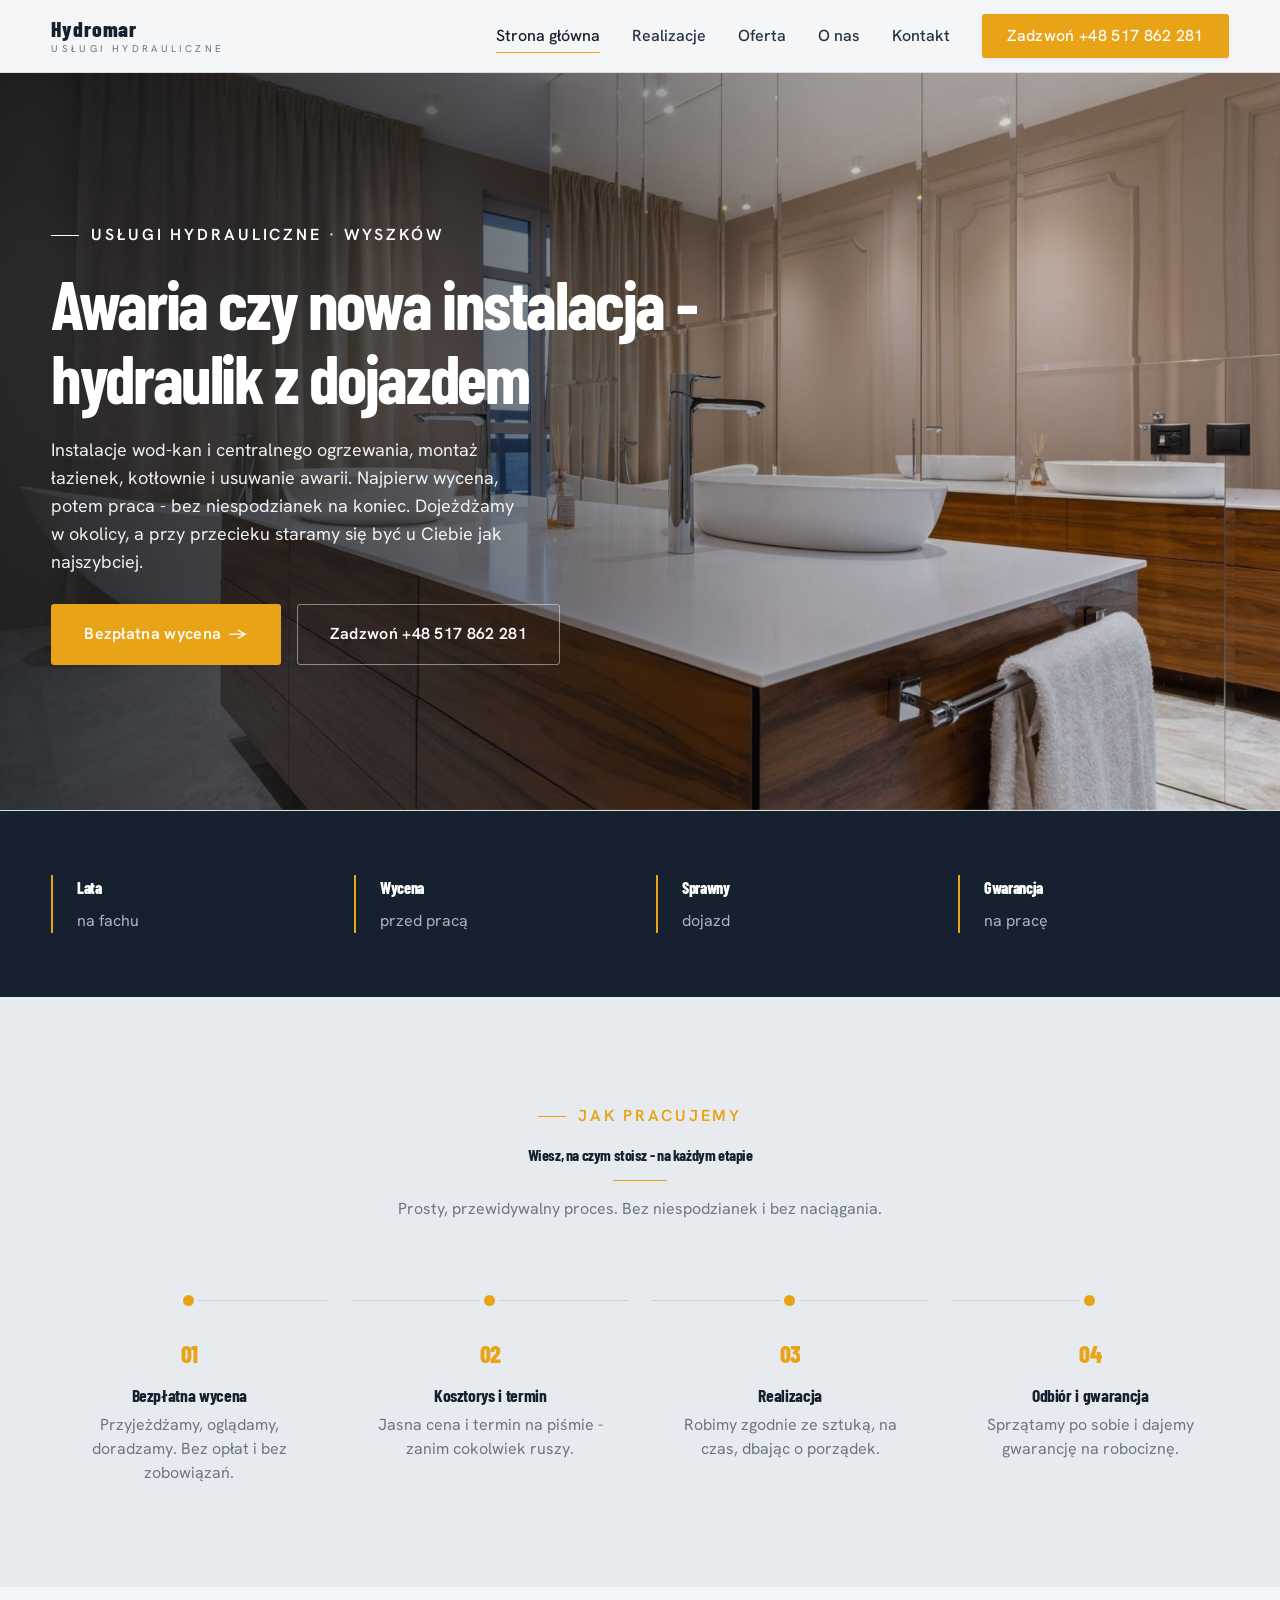
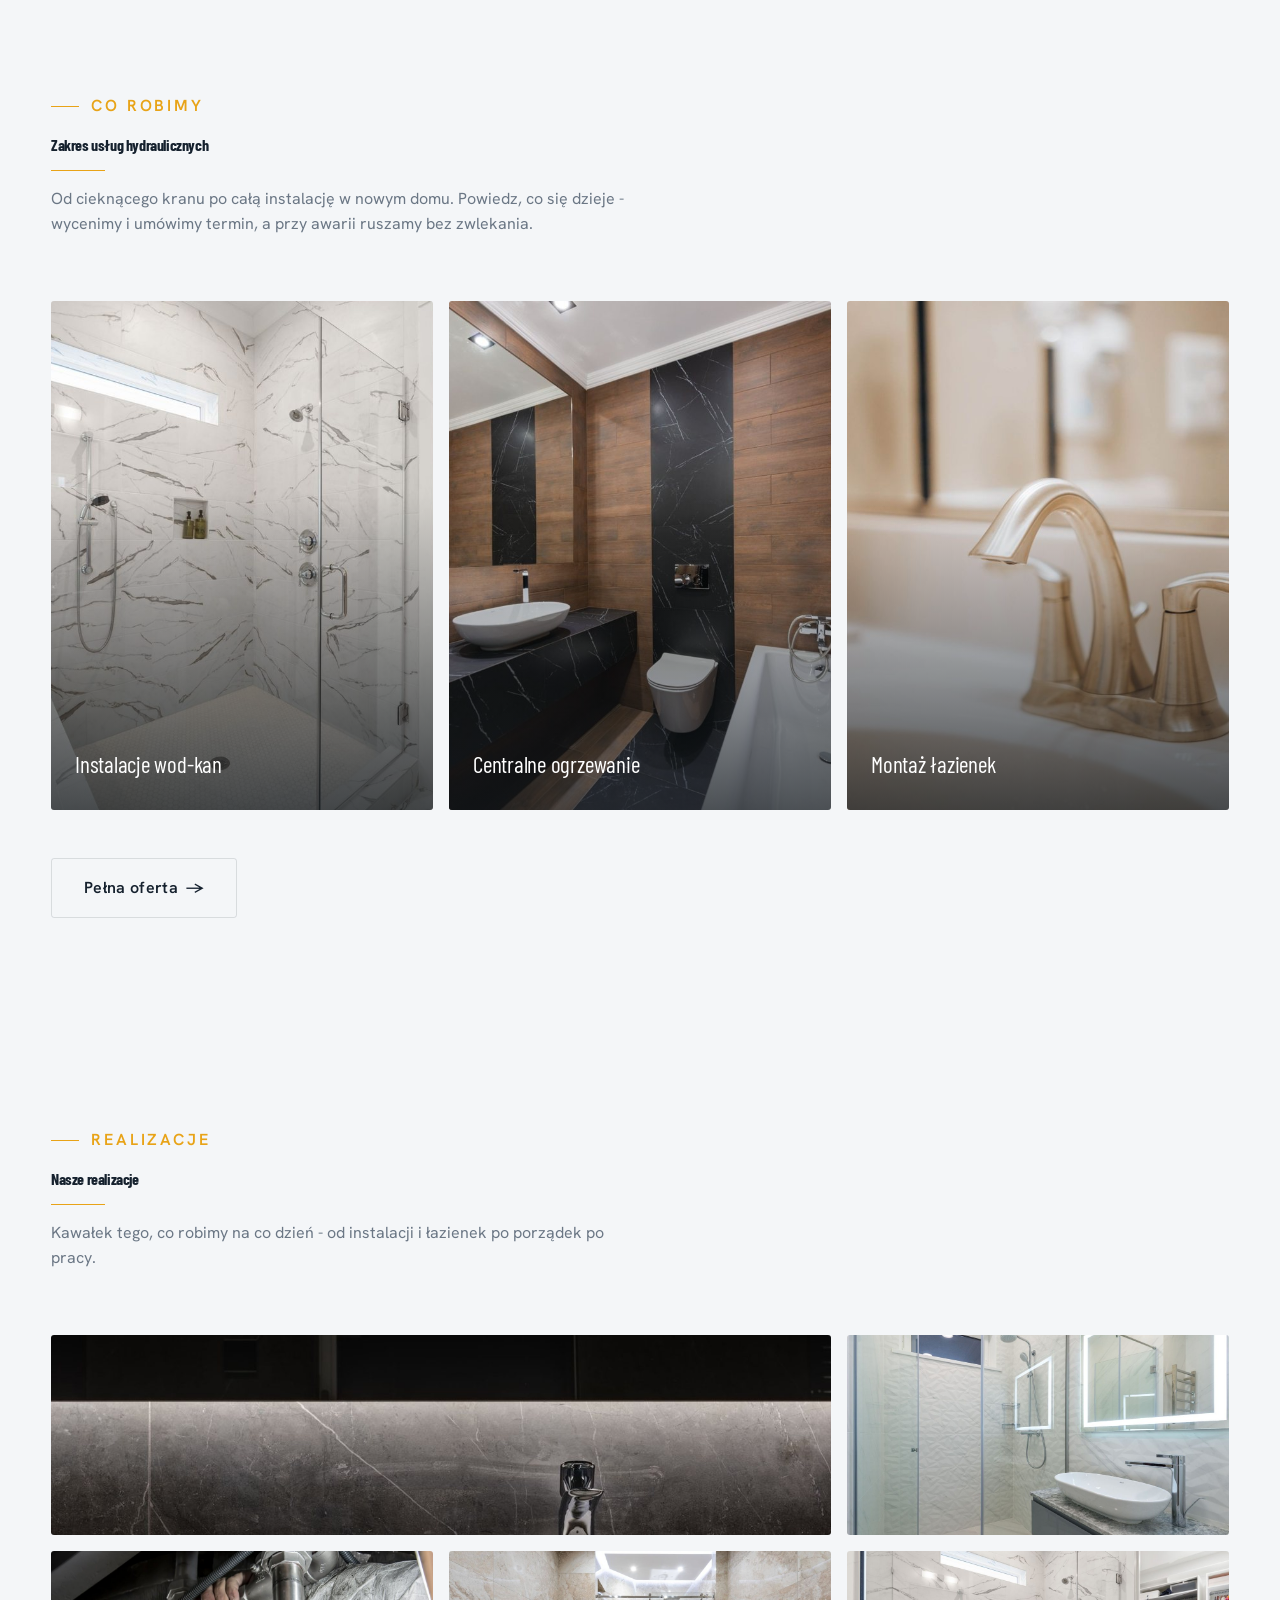
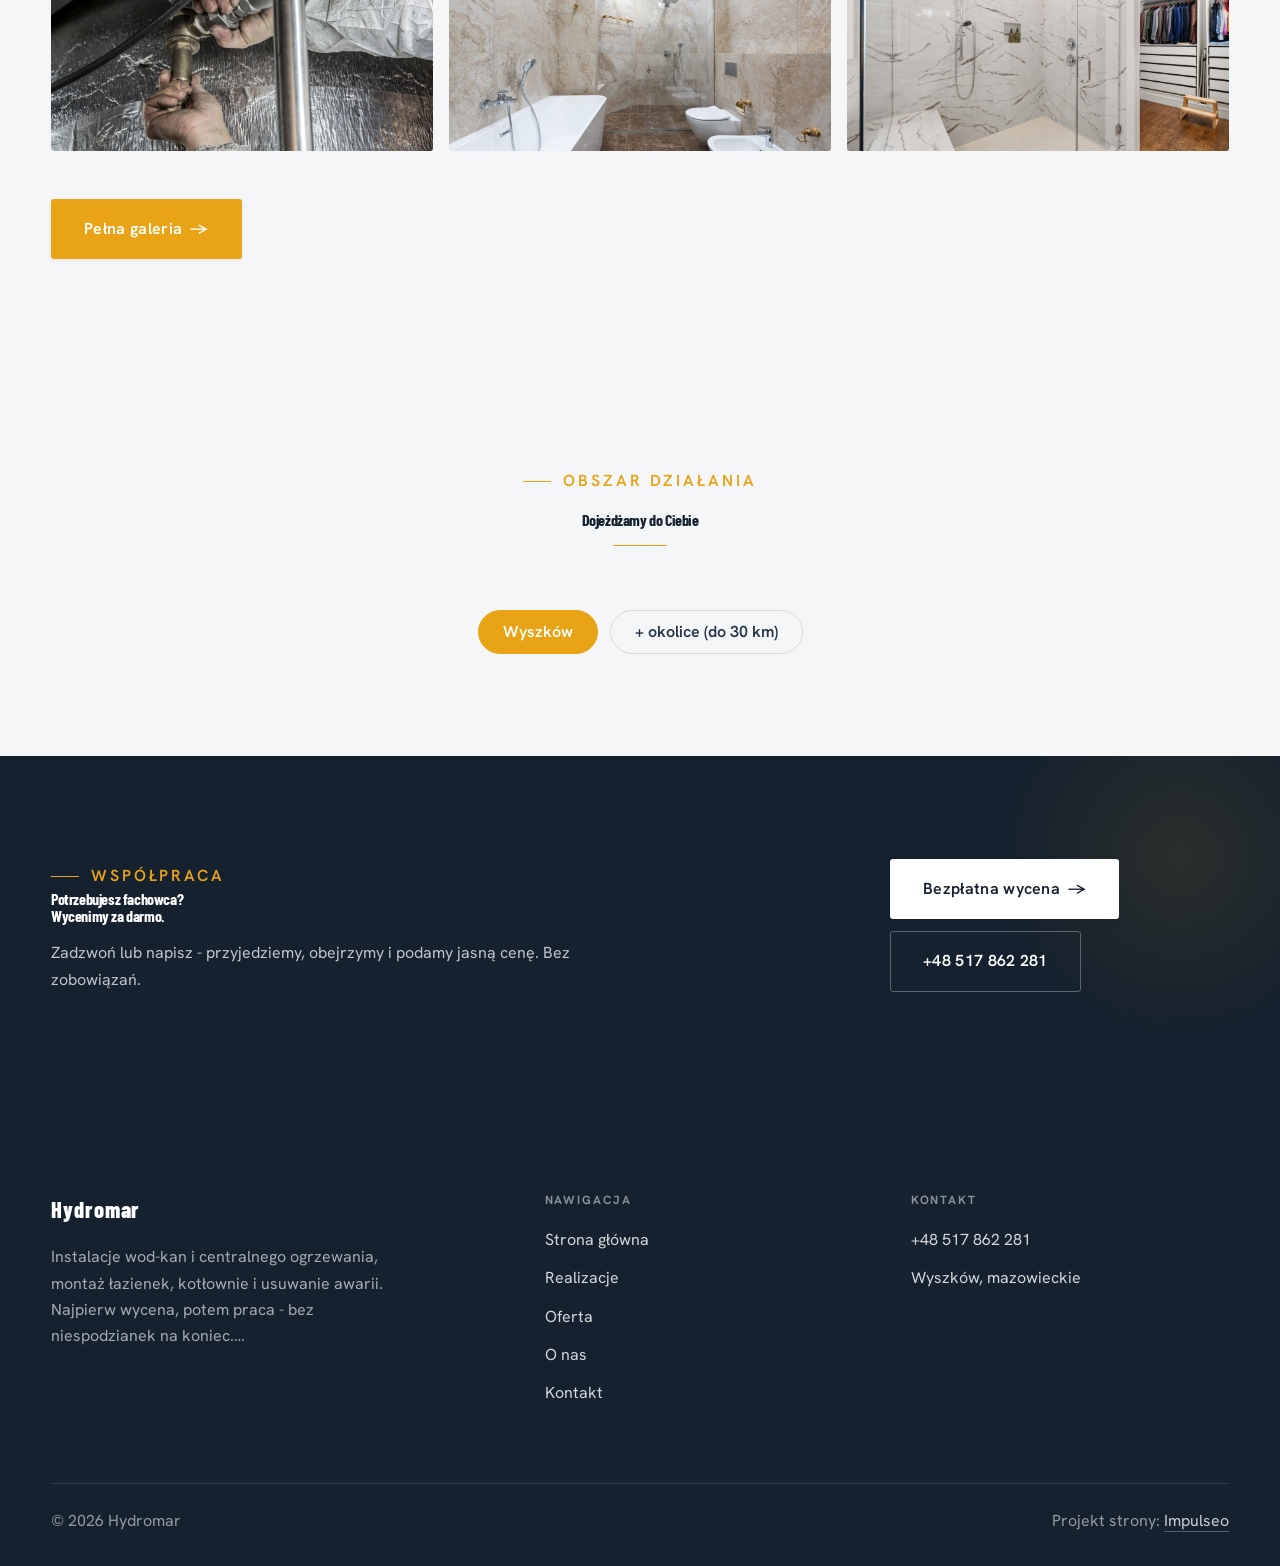
<file: index.html>
<!DOCTYPE html>
<html lang="pl">
<head>
<meta charset="UTF-8">
<meta name="viewport" content="width=device-width, initial-scale=1.0">
<title>Hydromar - Usługi hydrauliczne · Wyszków</title>
<meta name="description" content="Hydromar - kompleksowe usługi hydrauliczne w okolicy: instalacje wod-kan i c.o., montaż łazienek, kotłownie, usuwanie awarii i przecieków. Wycena przed pracą, sprawny dojazd, gwarancja. Zadzwoń i umów termin.">
<link rel="preconnect" href="https://fonts.googleapis.com">
<link rel="preconnect" href="https://fonts.gstatic.com" crossorigin>
<link href="https://fonts.googleapis.com/css2?family=Barlow+Condensed:wght@500;600;700&family=Hanken+Grotesk:wght@400;500;600&display=swap" rel="stylesheet">
<link rel="stylesheet" href="assets/styles.css">
</head>
<body>

<header class="nav">
  <div class="wrap nav-inner">
    <a class="brand" href="index.html"><span class="name">Hydromar</span><span class="sub">Usługi hydrauliczne</span></a>
    <nav class="nav-links">
      <a href="index.html" class="active">Strona główna</a>
      <a href="realizacje.html">Realizacje</a>
      <a href="oferta.html">Oferta</a>
      <a href="o-nas.html">O nas</a>
      <a href="kontakt.html">Kontakt</a>
      <a href="tel:+48517862281" class="btn btn-accent">Zadzwoń +48 517 862 281</a>
    </nav>
    <button class="nav-toggle" aria-label="Menu"><span></span><span></span><span></span></button>
  </div>
</header>

<section class="hero-cine">
  <img src="img/hero.jpg" alt="Hydromar - Awaria czy nowa instalacja - hydraulik z dojazdem">
  <div class="wrap">
    <div class="hero-copy">
      <span class="eyebrow">Usługi hydrauliczne · Wyszków</span>
      <h1>Awaria czy nowa instalacja - hydraulik z dojazdem</h1>
      <p class="lead">Instalacje wod-kan i centralnego ogrzewania, montaż łazienek, kotłownie i usuwanie awarii. Najpierw wycena, potem praca - bez niespodzianek na koniec. Dojeżdżamy w okolicy, a przy przecieku staramy się być u Ciebie jak najszybciej.</p>
      <div class="hero-actions">
        <a href="kontakt.html" class="btn btn-accent">Bezpłatna wycena <span class="arr">→</span></a>
        <a href="tel:+48517862281" class="btn btn-ghost" style="color:#fff;border-color:rgba(255,255,255,.45)">Zadzwoń +48 517 862 281</a>
      </div>
    </div>
  </div>
</section>
<section class="strip" style="padding-block:0">
  <div class="wrap">
    <div class="item reveal"><div class="k">Lata</div><div class="v">na fachu</div></div>
    <div class="item reveal"><div class="k">Wycena</div><div class="v">przed pracą</div></div>
    <div class="item reveal"><div class="k">Sprawny</div><div class="v">dojazd</div></div>
    <div class="item reveal"><div class="k">Gwarancja</div><div class="v">na pracę</div></div>
  </div>
</section>
<section class="proces">
  <div class="wrap">
    <div class="head center reveal">
      <span class="eyebrow">Jak pracujemy</span>
      <h2>Wiesz, na czym stoisz - na każdym etapie</h2>
      <p>Prosty, przewidywalny proces. Bez niespodzianek i bez naciągania.</p>
    </div>
    <ol class="proces-line">
      <li class="reveal"><span class="pno">01</span><h3>Bezpłatna wycena</h3><p>Przyjeżdżamy, oglądamy, doradzamy. Bez opłat i bez zobowiązań.</p></li>
      <li class="reveal"><span class="pno">02</span><h3>Kosztorys i termin</h3><p>Jasna cena i termin na piśmie - zanim cokolwiek ruszy.</p></li>
      <li class="reveal"><span class="pno">03</span><h3>Realizacja</h3><p>Robimy zgodnie ze sztuką, na czas, dbając o porządek.</p></li>
      <li class="reveal"><span class="pno">04</span><h3>Odbiór i gwarancja</h3><p>Sprzątamy po sobie i dajemy gwarancję na robociznę.</p></li>
    </ol>
  </div>
</section>
<section>
  <div class="wrap">
    <div class="head reveal">
      <span class="eyebrow">Co robimy</span>
      <h2>Zakres usług hydraulicznych</h2>
      <p>Od cieknącego kranu po całą instalację w nowym domu. Powiedz, co się dzieje - wycenimy i umówimy termin, a przy awarii ruszamy bez zwlekania.</p>
    </div>
    <div class="gateways">
      <a href="oferta.html" class="gateway reveal"><img src="img/g2.jpg" alt="Instalacje wod-kan"><span class="g-ttl">Instalacje wod-kan</span></a>
      <a href="oferta.html" class="gateway reveal"><img src="img/g3.jpg" alt="Centralne ogrzewanie"><span class="g-ttl">Centralne ogrzewanie</span></a>
      <a href="oferta.html" class="gateway reveal"><img src="img/g4.jpg" alt="Montaż łazienek"><span class="g-ttl">Montaż łazienek</span></a>
    </div>
    <div style="margin-top:var(--space-7)" class="reveal"><a href="oferta.html" class="btn btn-ghost">Pełna oferta <span class="arr">→</span></a></div>
  </div>
</section>
<section>
  <div class="wrap">
    <div class="head reveal">
      <span class="eyebrow">Realizacje</span>
      <h2>Nasze realizacje</h2>
      <p>Kawałek tego, co robimy na co dzień - od instalacji i łazienek po porządek po pracy.</p>
    </div>
    <div class="gallery">
      <div class="tile t-two3 reveal"><img src="img/g5.jpg" alt="Instalacja wod-kan"><div class="cap">Instalacja wod-kan</div></div>
      <div class="tile t-third reveal"><img src="img/g6.jpg" alt="Łazienka pod klucz"><div class="cap">Łazienka pod klucz</div></div>
      <div class="tile t-third reveal"><img src="img/about.jpg" alt="Centralne ogrzewanie"><div class="cap">Centralne ogrzewanie</div></div>
      <div class="tile t-third reveal"><img src="img/g1.jpg" alt="Kotłownia"><div class="cap">Kotłownia</div></div>
      <div class="tile t-third reveal"><img src="img/g2.jpg" alt="Usuwanie awarii"><div class="cap">Usuwanie awarii</div></div>
    </div>
    <div style="margin-top:var(--space-7)" class="reveal"><a href="realizacje.html" class="btn btn-accent">Pełna galeria <span class="arr">→</span></a></div>
  </div>
</section>
<section class="obszar">
  <div class="wrap">
    <div class="head center reveal">
      <span class="eyebrow">Obszar działania</span>
      <h2>Dojeżdżamy do Ciebie</h2>
    </div>
    <ul class="obszar-list reveal"><li class="is-home">Wyszków</li><li>+ okolice (do 30 km)</li></ul>
  </div>
</section>
<section class="cta">
  <div class="wrap">
    <div class="reveal">
      <span class="eyebrow">Współpraca</span>
      <h2>Potrzebujesz fachowca? Wycenimy za darmo.</h2>
      <p>Zadzwoń lub napisz - przyjedziemy, obejrzymy i podamy jasną cenę. Bez zobowiązań.</p>
    </div>
    <div class="cta-actions reveal">
      <a href="kontakt.html" class="btn btn-light">Bezpłatna wycena <span class="arr">→</span></a>
      <a href="tel:+48517862281" class="btn btn-ghost" style="color:#fff;border-color:rgba(255,255,255,.3)">+48 517 862 281</a>
    </div>
  </div>
</section>

<footer>
  <div class="wrap">
    <div class="foot-grid">
      <div class="foot-brand">
        <div class="name">Hydromar</div>
        <p>Instalacje wod-kan i centralnego ogrzewania, montaż łazienek, kotłownie i usuwanie awarii. Najpierw wycena, potem praca - bez niespodzianek na koniec.…</p>
      </div>
      <div class="foot-col">
        <h4>Nawigacja</h4>
        <a href="index.html">Strona główna</a>
        <a href="realizacje.html">Realizacje</a>
        <a href="oferta.html">Oferta</a>
        <a href="o-nas.html">O nas</a>
        <a href="kontakt.html">Kontakt</a>
      </div>
      <div class="foot-col">
        <h4>Kontakt</h4>
        <a href="tel:+48517862281">+48 517 862 281</a>
        <p>Wyszków, mazowieckie</p>
      </div>
    </div>
    <div class="foot-bot">
      <span>© 2026 Hydromar</span>
      <span>Projekt strony: <a class="foot-credit" href="https://impulseo.pl" target="_blank" rel="noopener">Impulseo</a></span>
    </div>
  </div>
</footer>
<div class="sticky-call"><a class="sc-call" href="tel:+48517862281">📞 Zadzwoń</a><a class="sc-quote" href="kontakt.html">Bezpłatna wycena</a></div>

<script src="assets/main.js"></script>
</body>
</html>
</file>
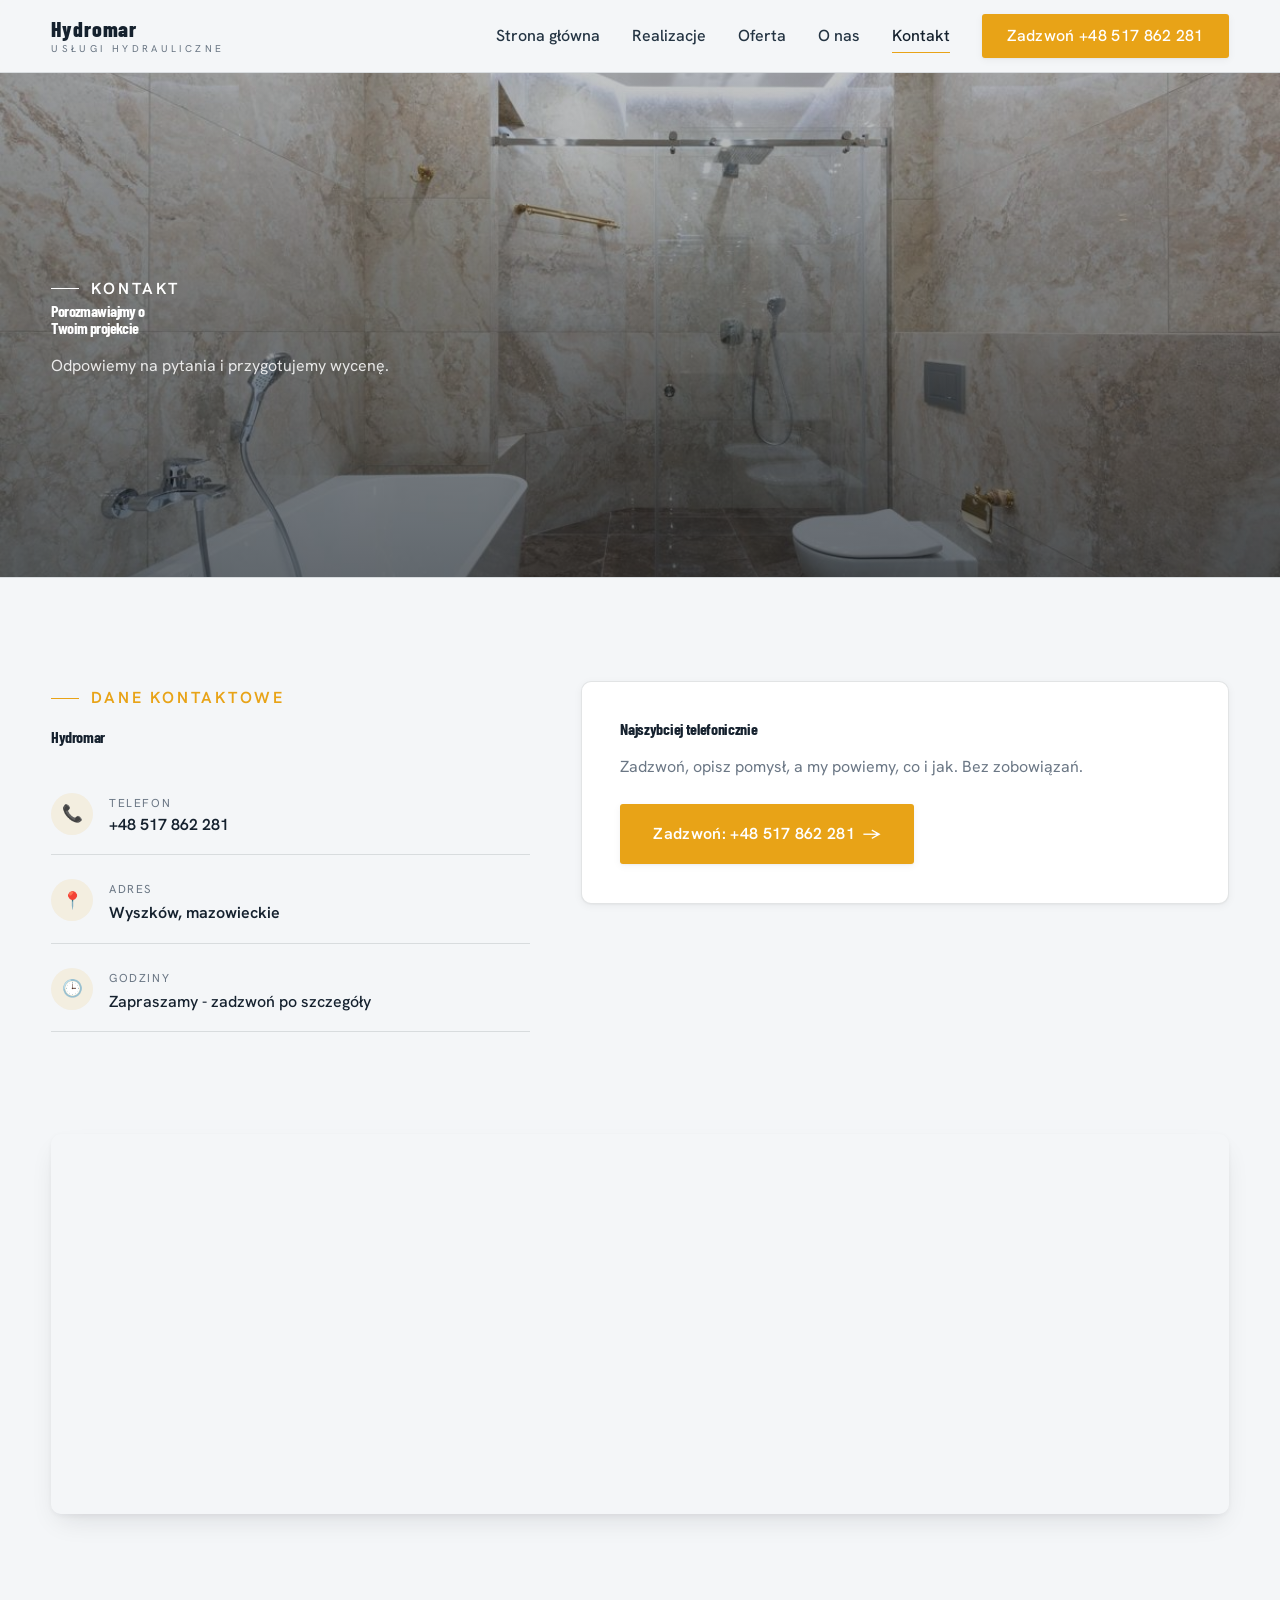
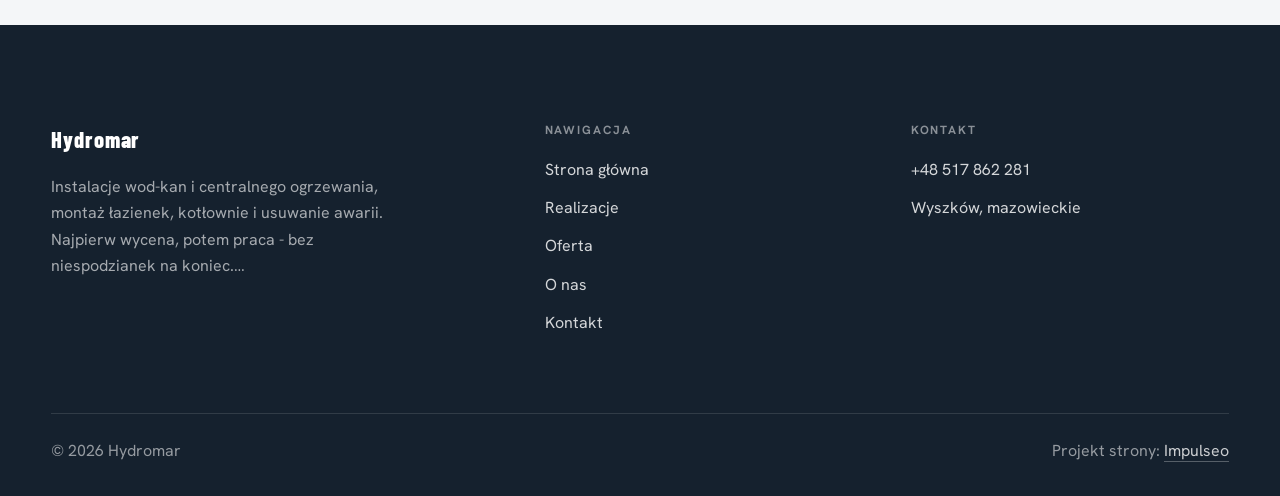
<file: kontakt.html>
<!DOCTYPE html>
<html lang="pl">
<head>
<meta charset="UTF-8">
<meta name="viewport" content="width=device-width, initial-scale=1.0">
<title>Kontakt - Hydromar</title>
<meta name="description" content="Kontakt Hydromar - Wyszków, mazowieckie">
<link rel="preconnect" href="https://fonts.googleapis.com">
<link rel="preconnect" href="https://fonts.gstatic.com" crossorigin>
<link href="https://fonts.googleapis.com/css2?family=Barlow+Condensed:wght@500;600;700&family=Hanken+Grotesk:wght@400;500;600&display=swap" rel="stylesheet">
<link rel="stylesheet" href="assets/styles.css">
</head>
<body>

<header class="nav">
  <div class="wrap nav-inner">
    <a class="brand" href="index.html"><span class="name">Hydromar</span><span class="sub">Usługi hydrauliczne</span></a>
    <nav class="nav-links">
      <a href="index.html">Strona główna</a>
      <a href="realizacje.html">Realizacje</a>
      <a href="oferta.html">Oferta</a>
      <a href="o-nas.html">O nas</a>
      <a href="kontakt.html" class="active">Kontakt</a>
      <a href="tel:+48517862281" class="btn btn-accent">Zadzwoń +48 517 862 281</a>
    </nav>
    <button class="nav-toggle" aria-label="Menu"><span></span><span></span><span></span></button>
  </div>
</header>

<section class="pagehead">
  <img src="img/g1.jpg" alt="Hydromar - Porozmawiajmy o Twoim projekcie">
  <div class="wrap">
    <span class="eyebrow">Kontakt</span>
    <h1>Porozmawiajmy o Twoim projekcie</h1>
    <p>Odpowiemy na pytania i przygotujemy wycenę.</p>
  </div>
</section>
<section>
  <div class="wrap contact-grid">
    <div class="reveal">
      <span class="eyebrow">Dane kontaktowe</span>
      <h2 style="margin:var(--space-4) 0 var(--space-6)">Hydromar</h2>
      <div class="info-list">
        <div class="info-row"><div class="ic">📞</div><div><div class="lbl">Telefon</div><a class="val" href="tel:+48517862281">+48 517 862 281</a></div></div>
        <div class="info-row"><div class="ic">📍</div><div><div class="lbl">Adres</div><div class="val">Wyszków, mazowieckie</div></div></div>
        <div class="info-row"><div class="ic">🕒</div><div><div class="lbl">Godziny</div><div class="val" style="font-weight:500">Zapraszamy - zadzwoń po szczegóły</div></div></div>
      </div>
    </div>
    <div class="reveal">
      <div class="form">
        <h3 style="margin-bottom:var(--space-4)">Najszybciej telefonicznie</h3>
        <p class="muted" style="margin-bottom:var(--space-5)">Zadzwoń, opisz pomysł, a my powiemy, co i jak. Bez zobowiązań.</p>
        <a href="tel:+48517862281" class="btn btn-accent" style="justify-content:center">Zadzwoń: +48 517 862 281 <span class="arr">→</span></a>
      </div>
    </div>
  </div>
</section>
<section style="padding-top:0">
  <div class="wrap reveal">
    <iframe class="map" title="Hydromar - Wyszków" src="https://maps.google.com/maps?q=52.6348017%2C21.3755526&z=15&output=embed" loading="lazy" referrerpolicy="no-referrer-when-downgrade"></iframe>
  </div>
</section>

<footer>
  <div class="wrap">
    <div class="foot-grid">
      <div class="foot-brand">
        <div class="name">Hydromar</div>
        <p>Instalacje wod-kan i centralnego ogrzewania, montaż łazienek, kotłownie i usuwanie awarii. Najpierw wycena, potem praca - bez niespodzianek na koniec.…</p>
      </div>
      <div class="foot-col">
        <h4>Nawigacja</h4>
        <a href="index.html">Strona główna</a>
        <a href="realizacje.html">Realizacje</a>
        <a href="oferta.html">Oferta</a>
        <a href="o-nas.html">O nas</a>
        <a href="kontakt.html">Kontakt</a>
      </div>
      <div class="foot-col">
        <h4>Kontakt</h4>
        <a href="tel:+48517862281">+48 517 862 281</a>
        <p>Wyszków, mazowieckie</p>
      </div>
    </div>
    <div class="foot-bot">
      <span>© 2026 Hydromar</span>
      <span>Projekt strony: <a class="foot-credit" href="https://impulseo.pl" target="_blank" rel="noopener">Impulseo</a></span>
    </div>
  </div>
</footer>
<div class="sticky-call"><a class="sc-call" href="tel:+48517862281">📞 Zadzwoń</a><a class="sc-quote" href="kontakt.html">Bezpłatna wycena</a></div>

<script src="assets/main.js"></script>
</body>
</html>
</file>
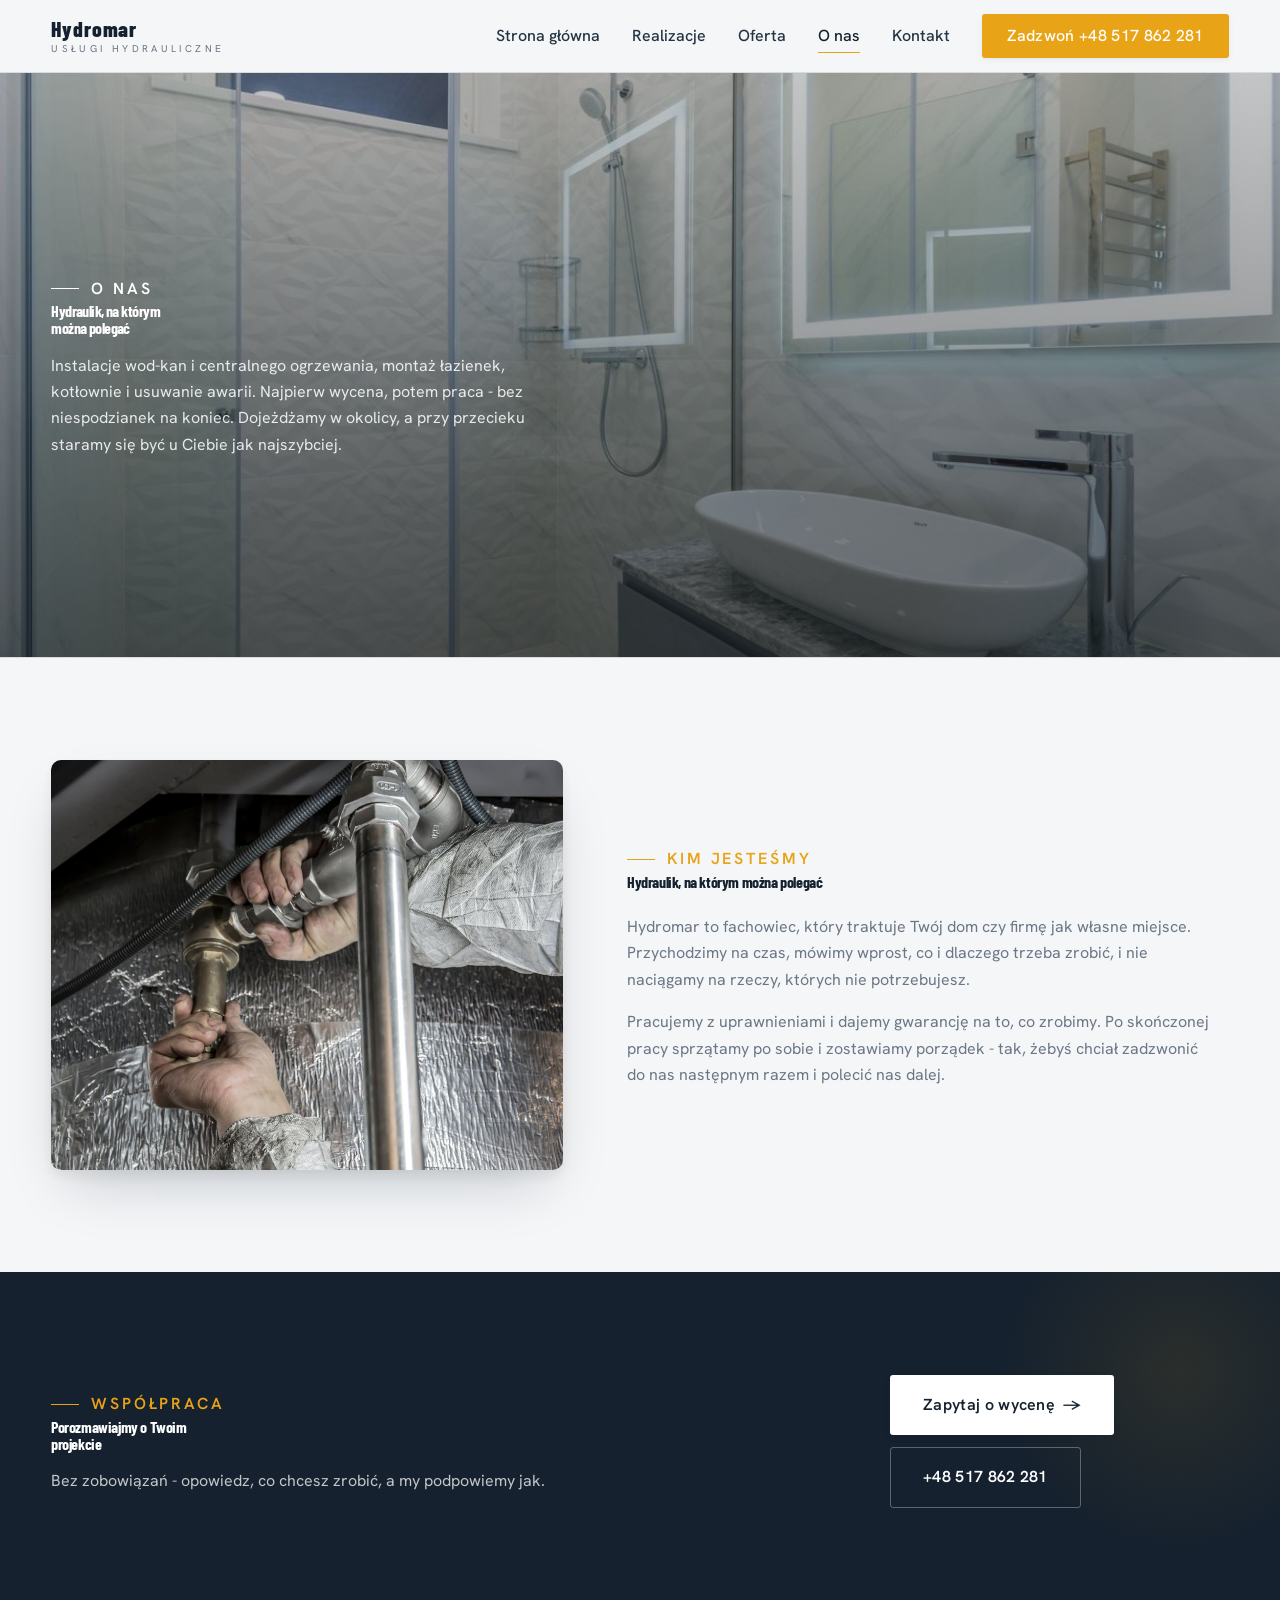
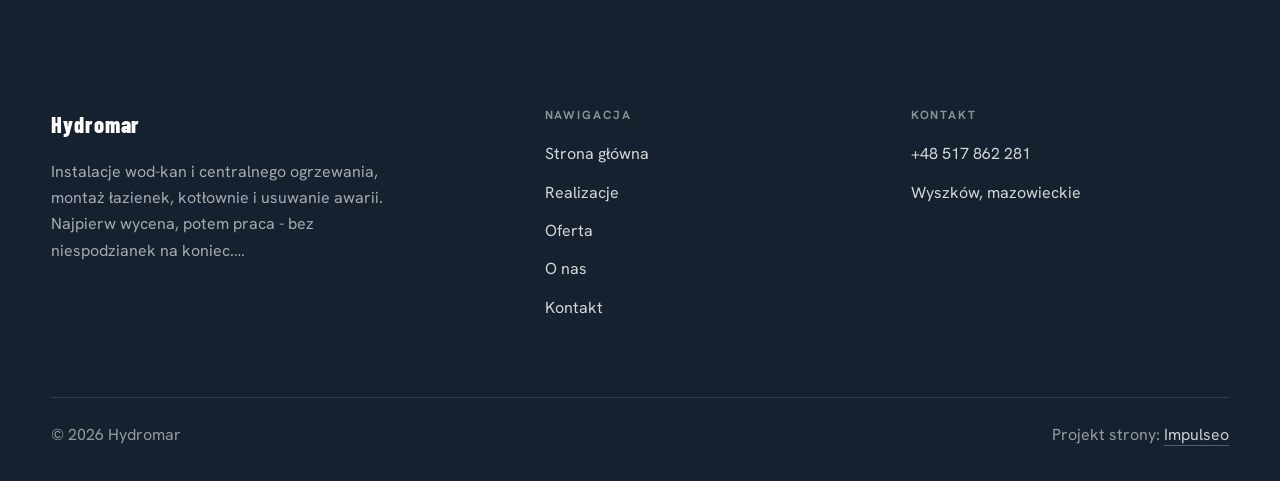
<file: o-nas.html>
<!DOCTYPE html>
<html lang="pl">
<head>
<meta charset="UTF-8">
<meta name="viewport" content="width=device-width, initial-scale=1.0">
<title>O nas - Hydromar</title>
<meta name="description" content="Hydromar - kompleksowe usługi hydrauliczne w okolicy: instalacje wod-kan i c.o., montaż łazienek, kotłownie, usuwanie awarii i przecieków. Wycena przed pracą, sprawny dojazd, gwarancja. Zadzwoń i umów termin.">
<link rel="preconnect" href="https://fonts.googleapis.com">
<link rel="preconnect" href="https://fonts.gstatic.com" crossorigin>
<link href="https://fonts.googleapis.com/css2?family=Barlow+Condensed:wght@500;600;700&family=Hanken+Grotesk:wght@400;500;600&display=swap" rel="stylesheet">
<link rel="stylesheet" href="assets/styles.css">
</head>
<body>

<header class="nav">
  <div class="wrap nav-inner">
    <a class="brand" href="index.html"><span class="name">Hydromar</span><span class="sub">Usługi hydrauliczne</span></a>
    <nav class="nav-links">
      <a href="index.html">Strona główna</a>
      <a href="realizacje.html">Realizacje</a>
      <a href="oferta.html">Oferta</a>
      <a href="o-nas.html" class="active">O nas</a>
      <a href="kontakt.html">Kontakt</a>
      <a href="tel:+48517862281" class="btn btn-accent">Zadzwoń +48 517 862 281</a>
    </nav>
    <button class="nav-toggle" aria-label="Menu"><span></span><span></span><span></span></button>
  </div>
</header>

<section class="pagehead">
  <img src="img/g6.jpg" alt="Hydromar - Hydraulik, na którym można polegać">
  <div class="wrap">
    <span class="eyebrow">O nas</span>
    <h1>Hydraulik, na którym można polegać</h1>
    <p>Instalacje wod-kan i centralnego ogrzewania, montaż łazienek, kotłownie i usuwanie awarii. Najpierw wycena, potem praca - bez niespodzianek na koniec. Dojeżdżamy w okolicy, a przy przecieku staramy się być u Ciebie jak najszybciej.</p>
  </div>
</section>
<section>
  <div class="wrap split">
    <div class="split-art reveal"><img src="img/about.jpg" alt="Hydromar"></div>
    <div class="split-copy reveal">
      <span class="eyebrow">Kim jesteśmy</span>
      <h2>Hydraulik, na którym można polegać</h2>
      <p class="muted">Hydromar to fachowiec, który traktuje Twój dom czy firmę jak własne miejsce. Przychodzimy na czas, mówimy wprost, co i dlaczego trzeba zrobić, i nie naciągamy na rzeczy, których nie potrzebujesz.</p>
      <p class="muted">Pracujemy z uprawnieniami i dajemy gwarancję na to, co zrobimy. Po skończonej pracy sprzątamy po sobie i zostawiamy porządek - tak, żebyś chciał zadzwonić do nas następnym razem i polecić nas dalej.</p>
    </div>
  </div>
</section>


<section class="cta">
  <div class="wrap">
    <div class="reveal">
      <span class="eyebrow">Współpraca</span>
      <h2>Porozmawiajmy o Twoim projekcie</h2>
      <p>Bez zobowiązań - opowiedz, co chcesz zrobić, a my podpowiemy jak.</p>
    </div>
    <div class="cta-actions reveal">
      <a href="kontakt.html" class="btn btn-light">Zapytaj o wycenę <span class="arr">→</span></a>
      <a href="tel:+48517862281" class="btn btn-ghost" style="color:#fff;border-color:rgba(255,255,255,.3)">+48 517 862 281</a>
    </div>
  </div>
</section>

<footer>
  <div class="wrap">
    <div class="foot-grid">
      <div class="foot-brand">
        <div class="name">Hydromar</div>
        <p>Instalacje wod-kan i centralnego ogrzewania, montaż łazienek, kotłownie i usuwanie awarii. Najpierw wycena, potem praca - bez niespodzianek na koniec.…</p>
      </div>
      <div class="foot-col">
        <h4>Nawigacja</h4>
        <a href="index.html">Strona główna</a>
        <a href="realizacje.html">Realizacje</a>
        <a href="oferta.html">Oferta</a>
        <a href="o-nas.html">O nas</a>
        <a href="kontakt.html">Kontakt</a>
      </div>
      <div class="foot-col">
        <h4>Kontakt</h4>
        <a href="tel:+48517862281">+48 517 862 281</a>
        <p>Wyszków, mazowieckie</p>
      </div>
    </div>
    <div class="foot-bot">
      <span>© 2026 Hydromar</span>
      <span>Projekt strony: <a class="foot-credit" href="https://impulseo.pl" target="_blank" rel="noopener">Impulseo</a></span>
    </div>
  </div>
</footer>
<div class="sticky-call"><a class="sc-call" href="tel:+48517862281">📞 Zadzwoń</a><a class="sc-quote" href="kontakt.html">Bezpłatna wycena</a></div>

<script src="assets/main.js"></script>
</body>
</html>
</file>
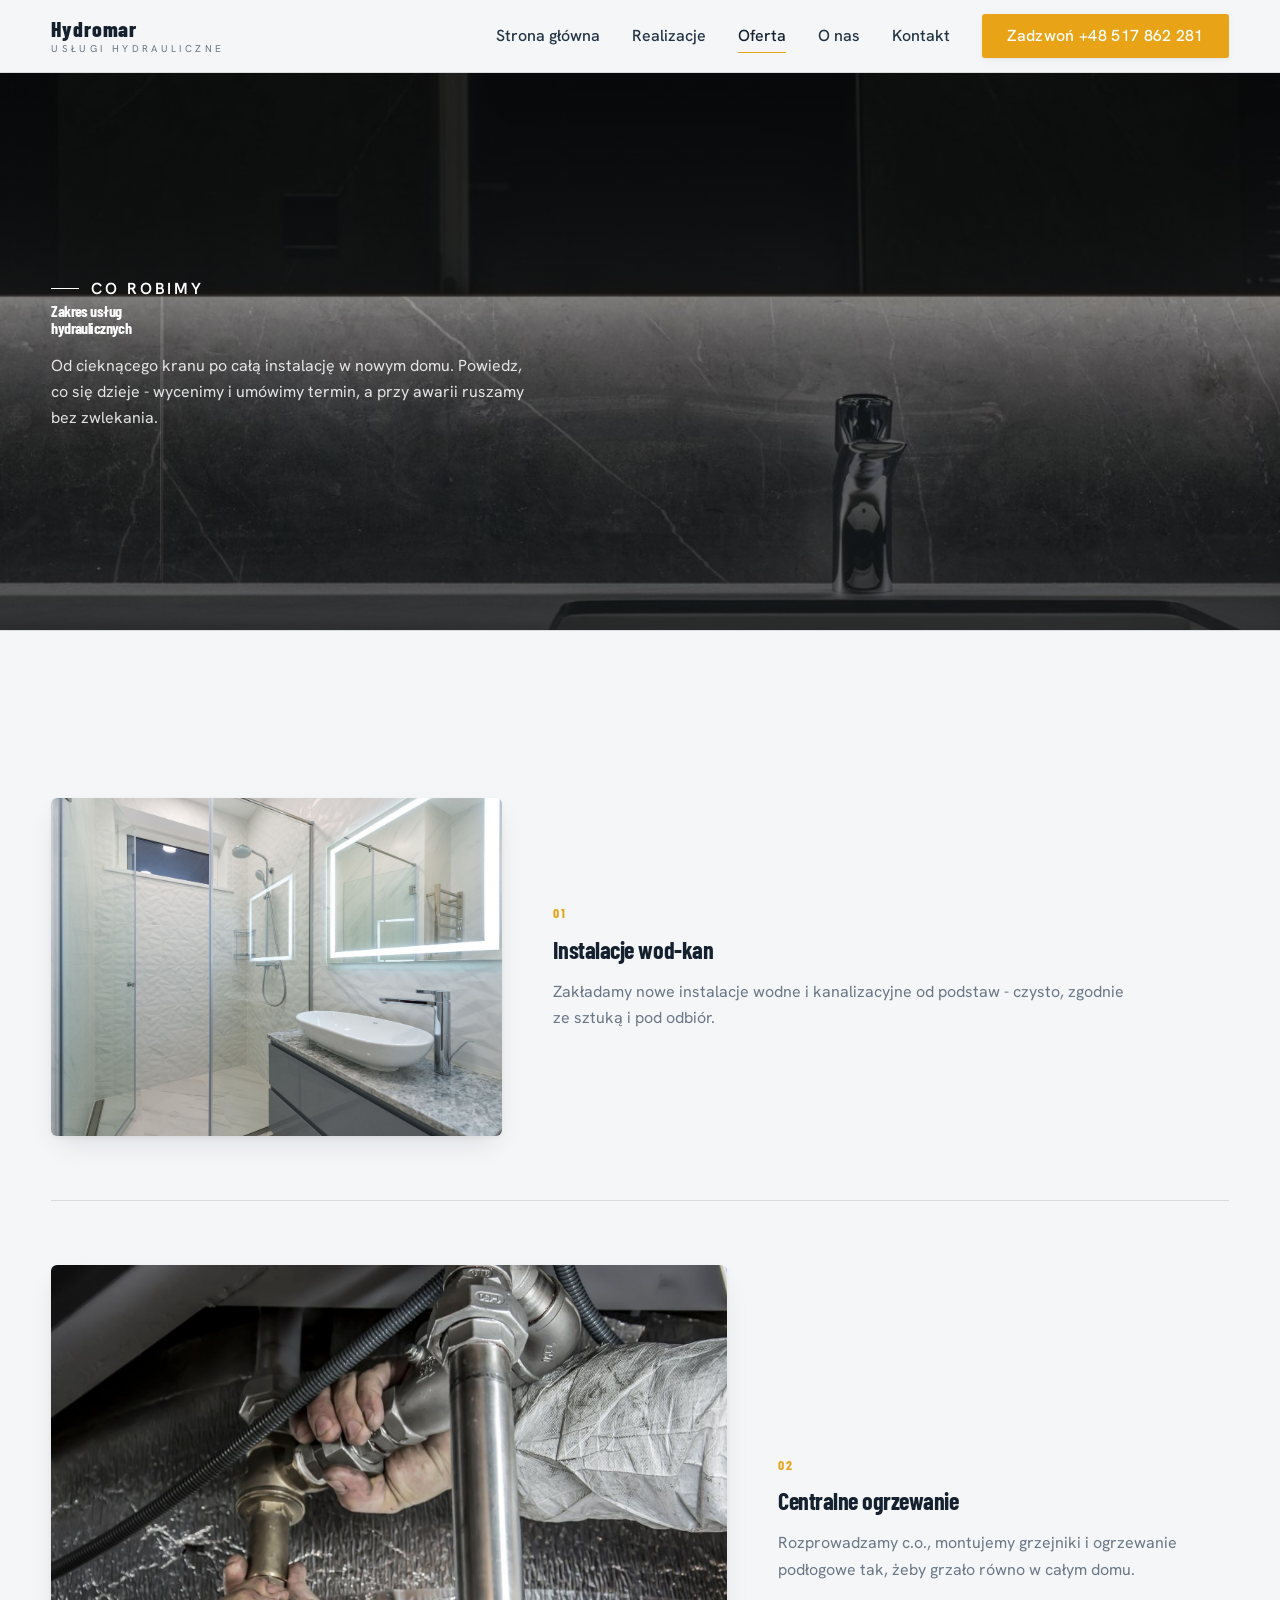
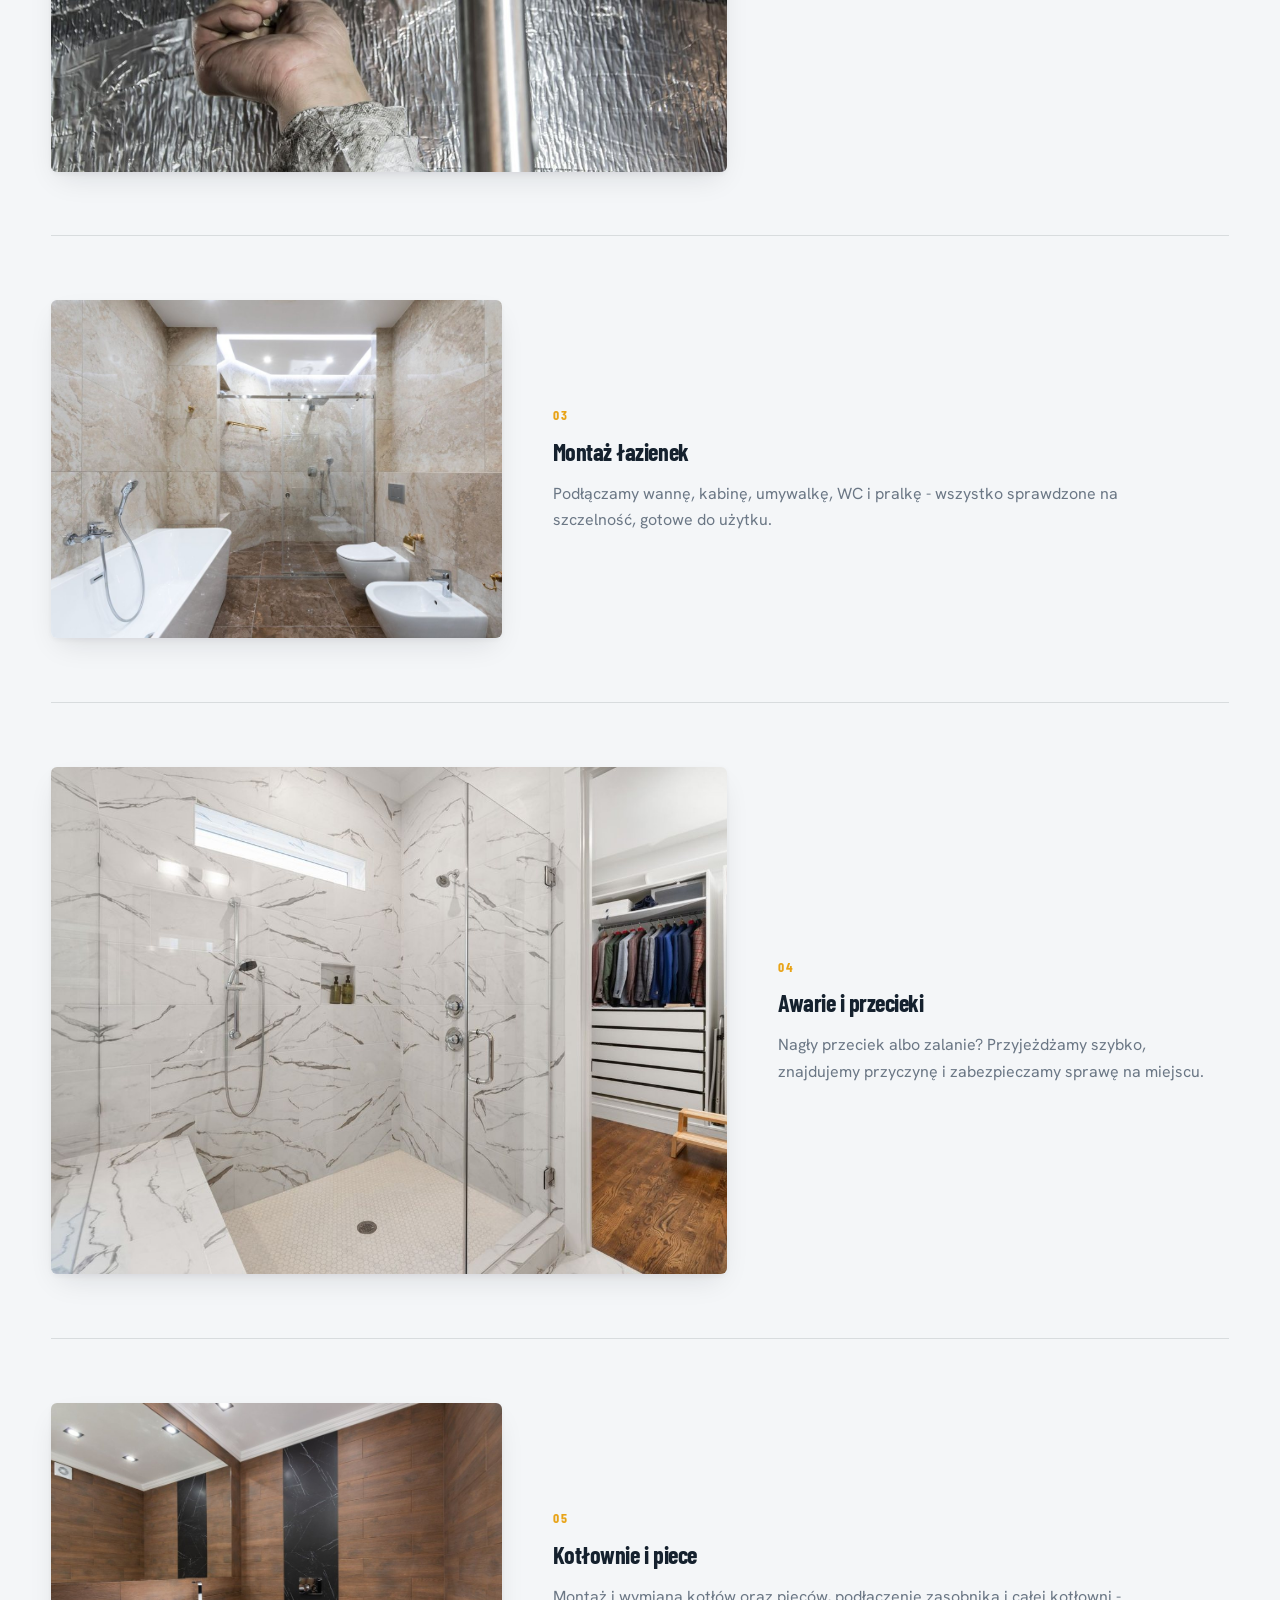
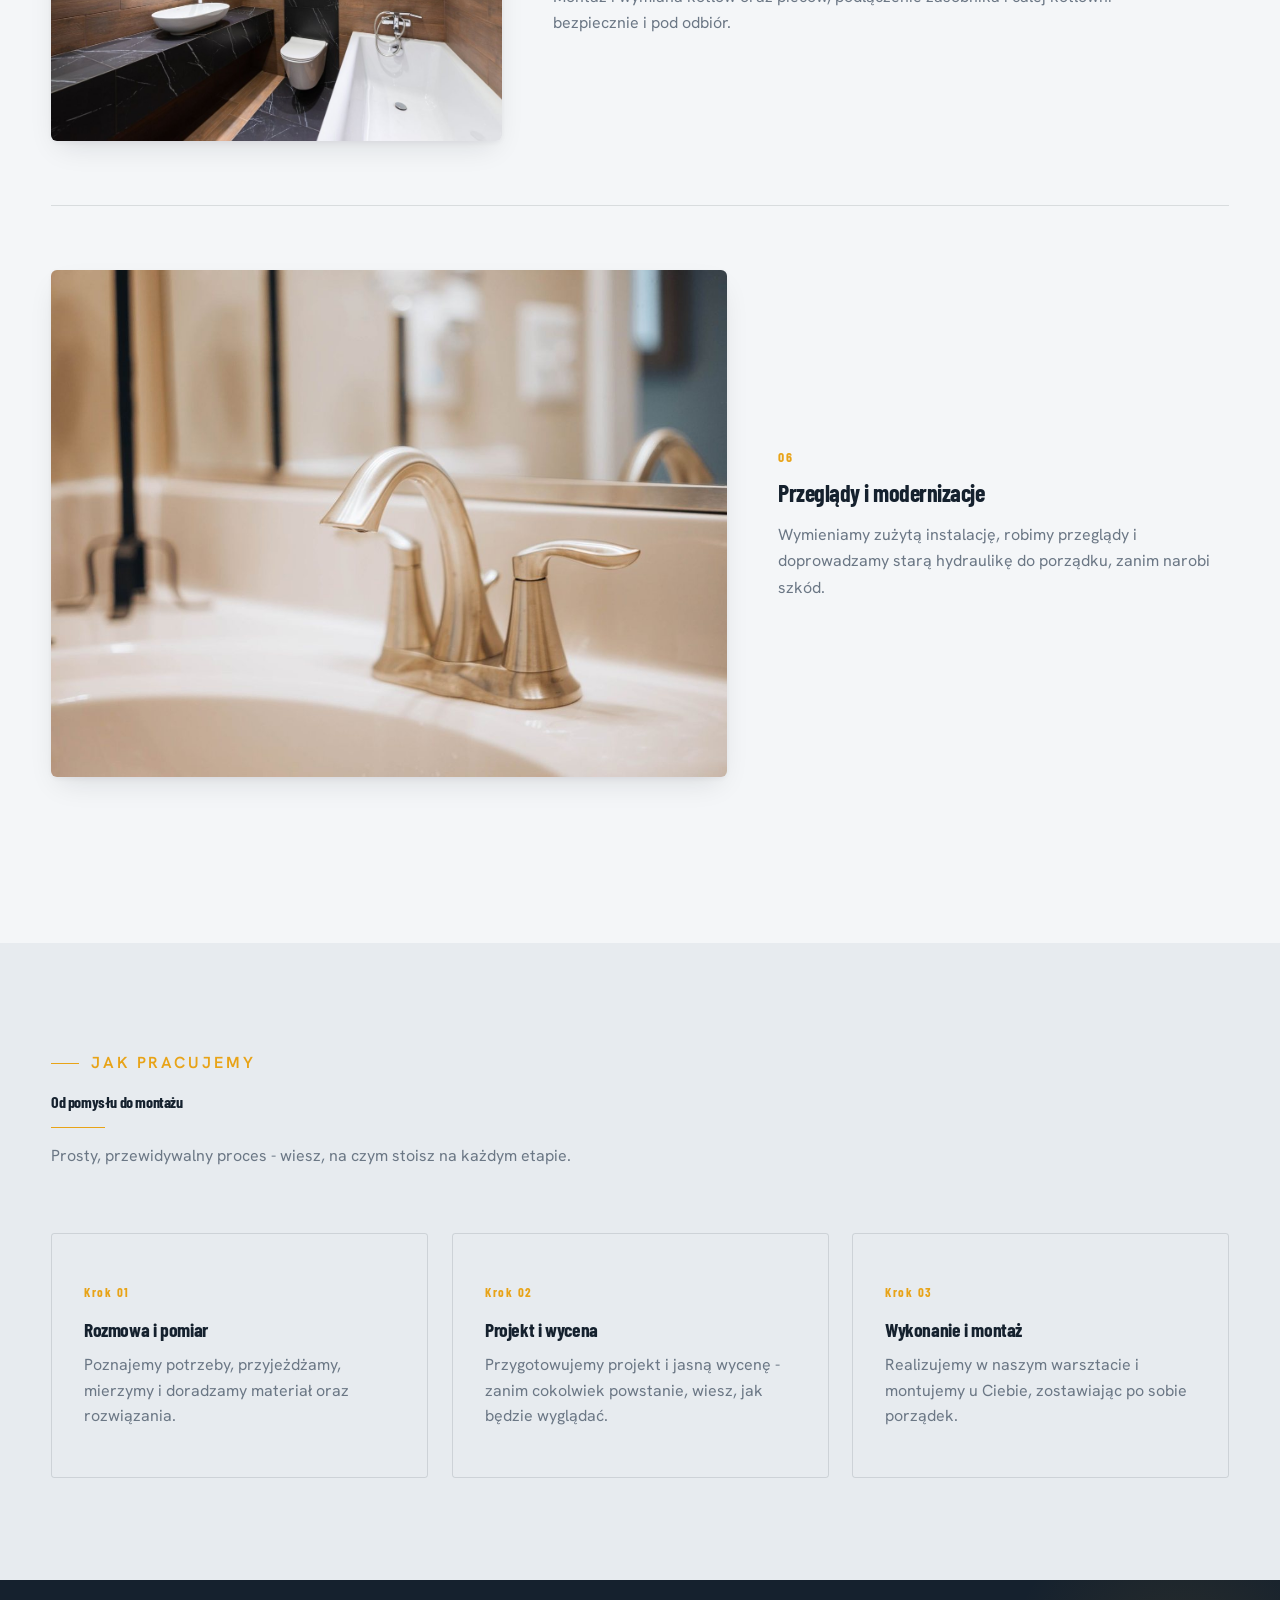
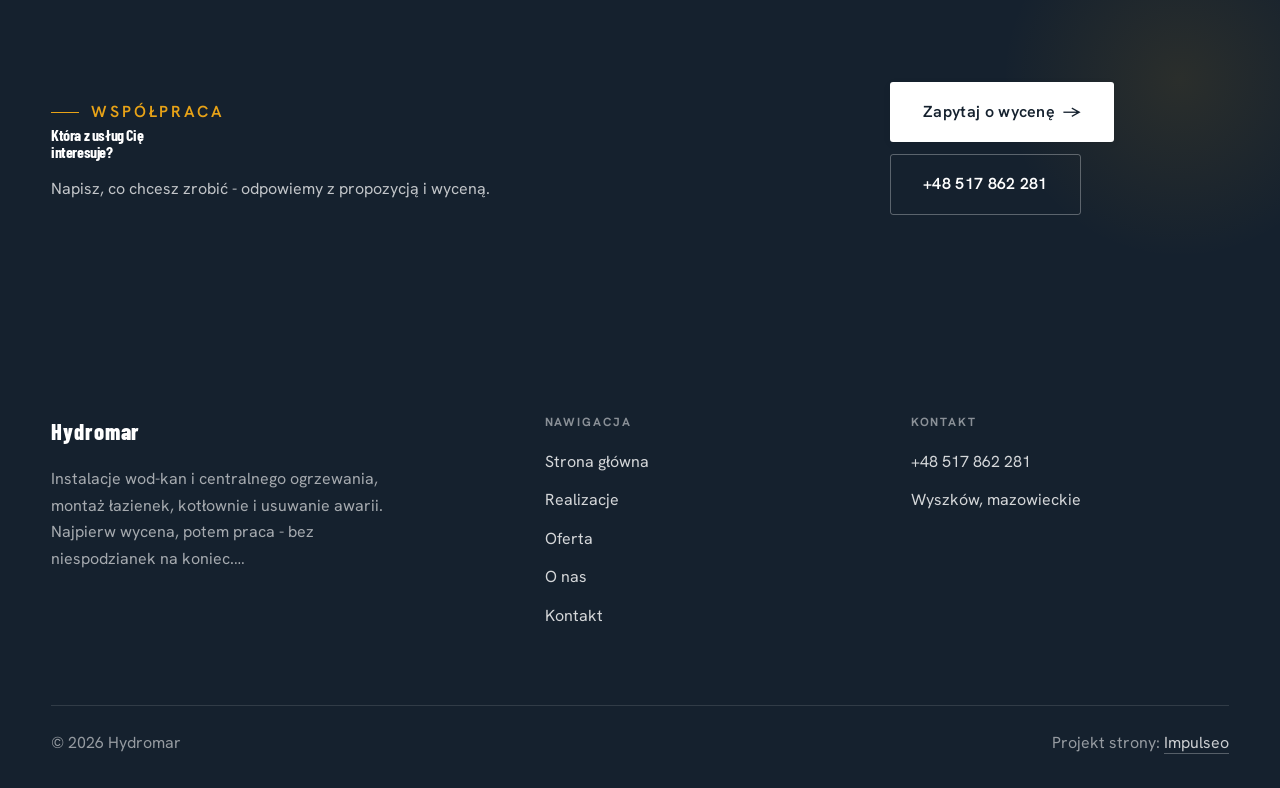
<file: oferta.html>
<!DOCTYPE html>
<html lang="pl">
<head>
<meta charset="UTF-8">
<meta name="viewport" content="width=device-width, initial-scale=1.0">
<title>Oferta - Hydromar</title>
<meta name="description" content="Hydromar - kompleksowe usługi hydrauliczne w okolicy: instalacje wod-kan i c.o., montaż łazienek, kotłownie, usuwanie awarii i przecieków. Wycena przed pracą, sprawny dojazd, gwarancja. Zadzwoń i umów termin.">
<link rel="preconnect" href="https://fonts.googleapis.com">
<link rel="preconnect" href="https://fonts.gstatic.com" crossorigin>
<link href="https://fonts.googleapis.com/css2?family=Barlow+Condensed:wght@500;600;700&family=Hanken+Grotesk:wght@400;500;600&display=swap" rel="stylesheet">
<link rel="stylesheet" href="assets/styles.css">
</head>
<body>

<header class="nav">
  <div class="wrap nav-inner">
    <a class="brand" href="index.html"><span class="name">Hydromar</span><span class="sub">Usługi hydrauliczne</span></a>
    <nav class="nav-links">
      <a href="index.html">Strona główna</a>
      <a href="realizacje.html">Realizacje</a>
      <a href="oferta.html" class="active">Oferta</a>
      <a href="o-nas.html">O nas</a>
      <a href="kontakt.html">Kontakt</a>
      <a href="tel:+48517862281" class="btn btn-accent">Zadzwoń +48 517 862 281</a>
    </nav>
    <button class="nav-toggle" aria-label="Menu"><span></span><span></span><span></span></button>
  </div>
</header>

<section class="pagehead">
  <img src="img/g5.jpg" alt="Hydromar - Zakres usług hydraulicznych">
  <div class="wrap">
    <span class="eyebrow">Co robimy</span>
    <h1>Zakres usług hydraulicznych</h1>
    <p>Od cieknącego kranu po całą instalację w nowym domu. Powiedz, co się dzieje - wycenimy i umówimy termin, a przy awarii ruszamy bez zwlekania.</p>
  </div>
</section>
<section>
  <div class="wrap">
    <div class="svc-row reveal">
      <div class="svc-row-art"><img src="img/g6.jpg" alt="Instalacje wod-kan"></div>
      <div>
        <span class="num">01</span>
        <h3>Instalacje wod-kan</h3>
        <p class="muted">Zakładamy nowe instalacje wodne i kanalizacyjne od podstaw - czysto, zgodnie ze sztuką i pod odbiór.</p>
      </div>
    </div>
    <div class="svc-row rev reveal">
      <div class="svc-row-art"><img src="img/about.jpg" alt="Centralne ogrzewanie"></div>
      <div>
        <span class="num">02</span>
        <h3>Centralne ogrzewanie</h3>
        <p class="muted">Rozprowadzamy c.o., montujemy grzejniki i ogrzewanie podłogowe tak, żeby grzało równo w całym domu.</p>
      </div>
    </div>
    <div class="svc-row reveal">
      <div class="svc-row-art"><img src="img/g1.jpg" alt="Montaż łazienek"></div>
      <div>
        <span class="num">03</span>
        <h3>Montaż łazienek</h3>
        <p class="muted">Podłączamy wannę, kabinę, umywalkę, WC i pralkę - wszystko sprawdzone na szczelność, gotowe do użytku.</p>
      </div>
    </div>
    <div class="svc-row rev reveal">
      <div class="svc-row-art"><img src="img/g2.jpg" alt="Awarie i przecieki"></div>
      <div>
        <span class="num">04</span>
        <h3>Awarie i przecieki</h3>
        <p class="muted">Nagły przeciek albo zalanie? Przyjeżdżamy szybko, znajdujemy przyczynę i zabezpieczamy sprawę na miejscu.</p>
      </div>
    </div>
    <div class="svc-row reveal">
      <div class="svc-row-art"><img src="img/g3.jpg" alt="Kotłownie i piece"></div>
      <div>
        <span class="num">05</span>
        <h3>Kotłownie i piece</h3>
        <p class="muted">Montaż i wymiana kotłów oraz pieców, podłączenie zasobnika i całej kotłowni - bezpiecznie i pod odbiór.</p>
      </div>
    </div>
    <div class="svc-row rev reveal">
      <div class="svc-row-art"><img src="img/g4.jpg" alt="Przeglądy i modernizacje"></div>
      <div>
        <span class="num">06</span>
        <h3>Przeglądy i modernizacje</h3>
        <p class="muted">Wymieniamy zużytą instalację, robimy przeglądy i doprowadzamy starą hydraulikę do porządku, zanim narobi szkód.</p>
      </div>
    </div>
  </div>
</section>
<section class="trust">
  <div class="wrap">
    <div class="head reveal">
      <span class="eyebrow">Jak pracujemy</span>
      <h2>Od pomysłu do montażu</h2>
      <p>Prosty, przewidywalny proces - wiesz, na czym stoisz na każdym etapie.</p>
    </div>
    <div class="svc-grid">
      <div class="svc reveal"><div class="ic">Krok 01</div><h3>Rozmowa i pomiar</h3><p>Poznajemy potrzeby, przyjeżdżamy, mierzymy i doradzamy materiał oraz rozwiązania.</p></div>
      <div class="svc reveal"><div class="ic">Krok 02</div><h3>Projekt i wycena</h3><p>Przygotowujemy projekt i jasną wycenę - zanim cokolwiek powstanie, wiesz, jak będzie wyglądać.</p></div>
      <div class="svc reveal"><div class="ic">Krok 03</div><h3>Wykonanie i montaż</h3><p>Realizujemy w naszym warsztacie i montujemy u Ciebie, zostawiając po sobie porządek.</p></div>
    </div>
  </div>
</section>
<section class="cta">
  <div class="wrap">
    <div class="reveal">
      <span class="eyebrow">Współpraca</span>
      <h2>Która z usług Cię interesuje?</h2>
      <p>Napisz, co chcesz zrobić - odpowiemy z propozycją i wyceną.</p>
    </div>
    <div class="cta-actions reveal">
      <a href="kontakt.html" class="btn btn-light">Zapytaj o wycenę <span class="arr">→</span></a>
      <a href="tel:+48517862281" class="btn btn-ghost" style="color:#fff;border-color:rgba(255,255,255,.3)">+48 517 862 281</a>
    </div>
  </div>
</section>

<footer>
  <div class="wrap">
    <div class="foot-grid">
      <div class="foot-brand">
        <div class="name">Hydromar</div>
        <p>Instalacje wod-kan i centralnego ogrzewania, montaż łazienek, kotłownie i usuwanie awarii. Najpierw wycena, potem praca - bez niespodzianek na koniec.…</p>
      </div>
      <div class="foot-col">
        <h4>Nawigacja</h4>
        <a href="index.html">Strona główna</a>
        <a href="realizacje.html">Realizacje</a>
        <a href="oferta.html">Oferta</a>
        <a href="o-nas.html">O nas</a>
        <a href="kontakt.html">Kontakt</a>
      </div>
      <div class="foot-col">
        <h4>Kontakt</h4>
        <a href="tel:+48517862281">+48 517 862 281</a>
        <p>Wyszków, mazowieckie</p>
      </div>
    </div>
    <div class="foot-bot">
      <span>© 2026 Hydromar</span>
      <span>Projekt strony: <a class="foot-credit" href="https://impulseo.pl" target="_blank" rel="noopener">Impulseo</a></span>
    </div>
  </div>
</footer>
<div class="sticky-call"><a class="sc-call" href="tel:+48517862281">📞 Zadzwoń</a><a class="sc-quote" href="kontakt.html">Bezpłatna wycena</a></div>

<script src="assets/main.js"></script>
</body>
</html>
</file>
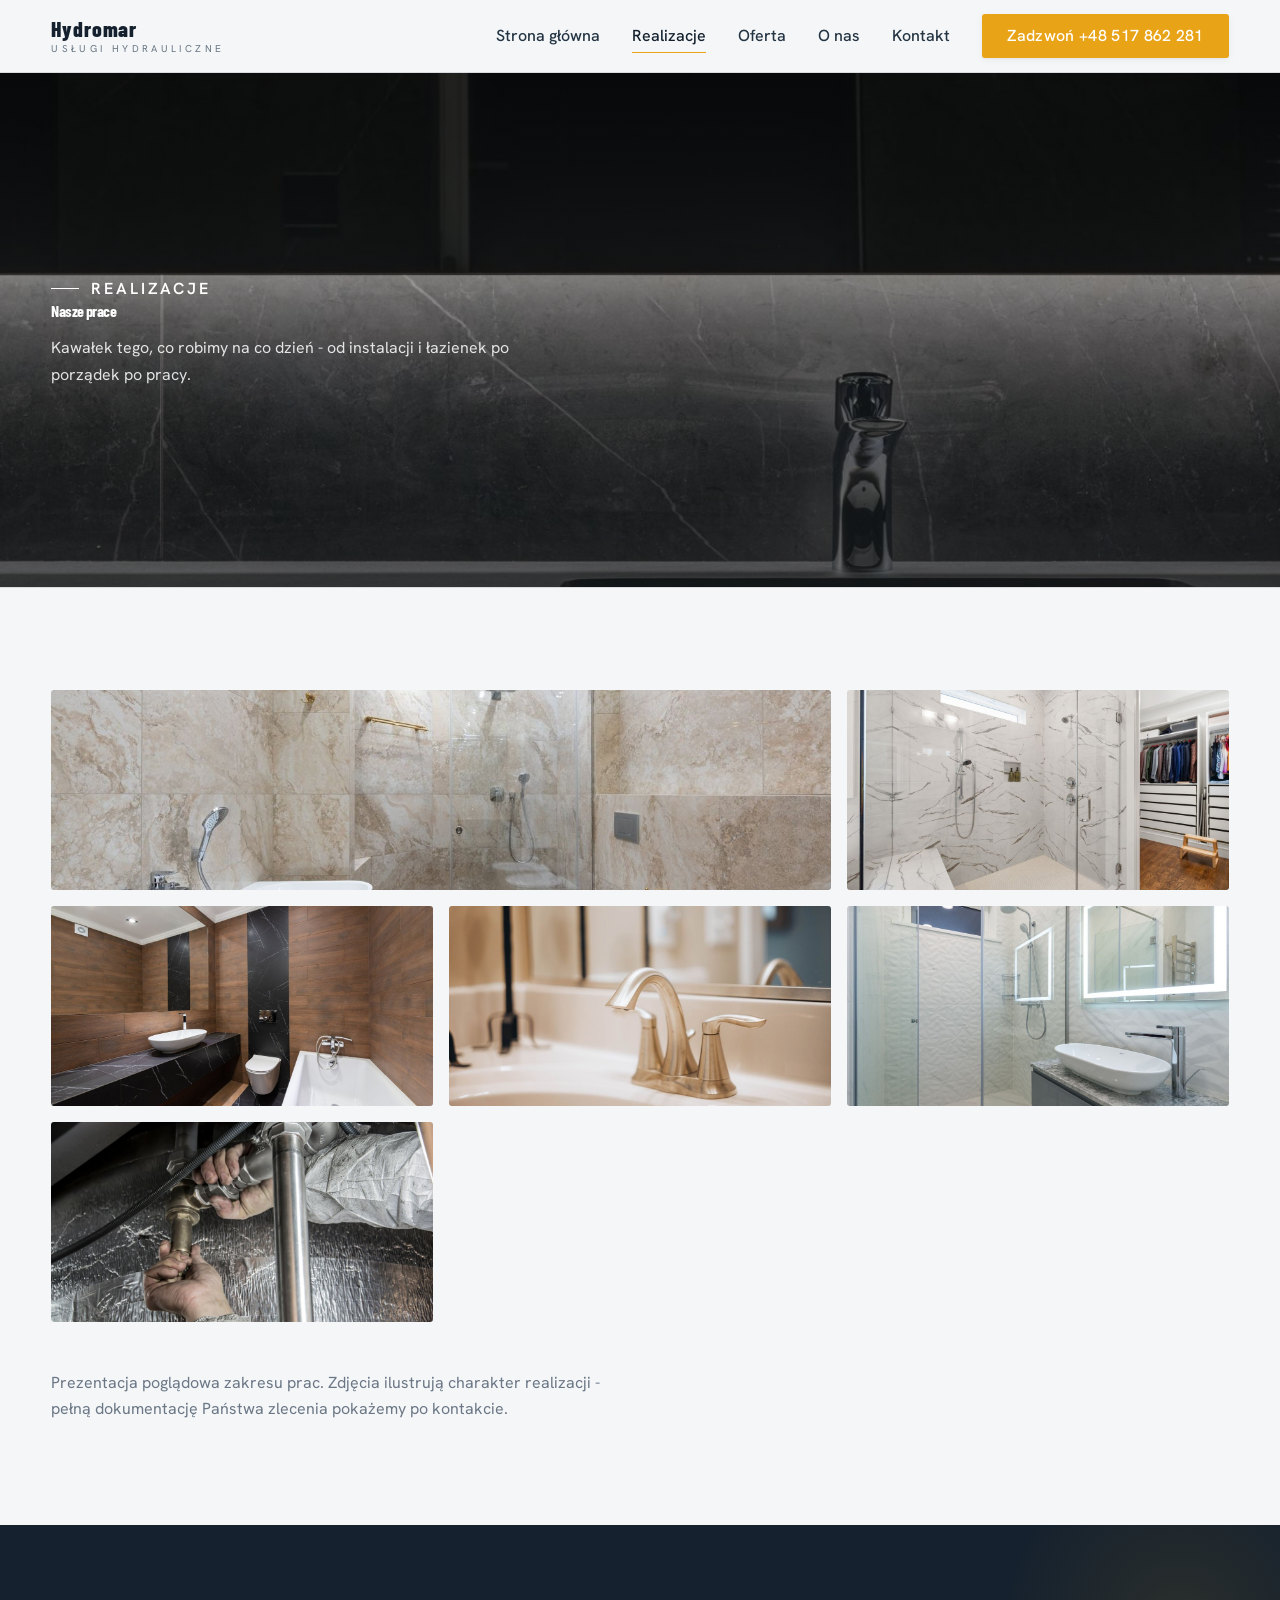
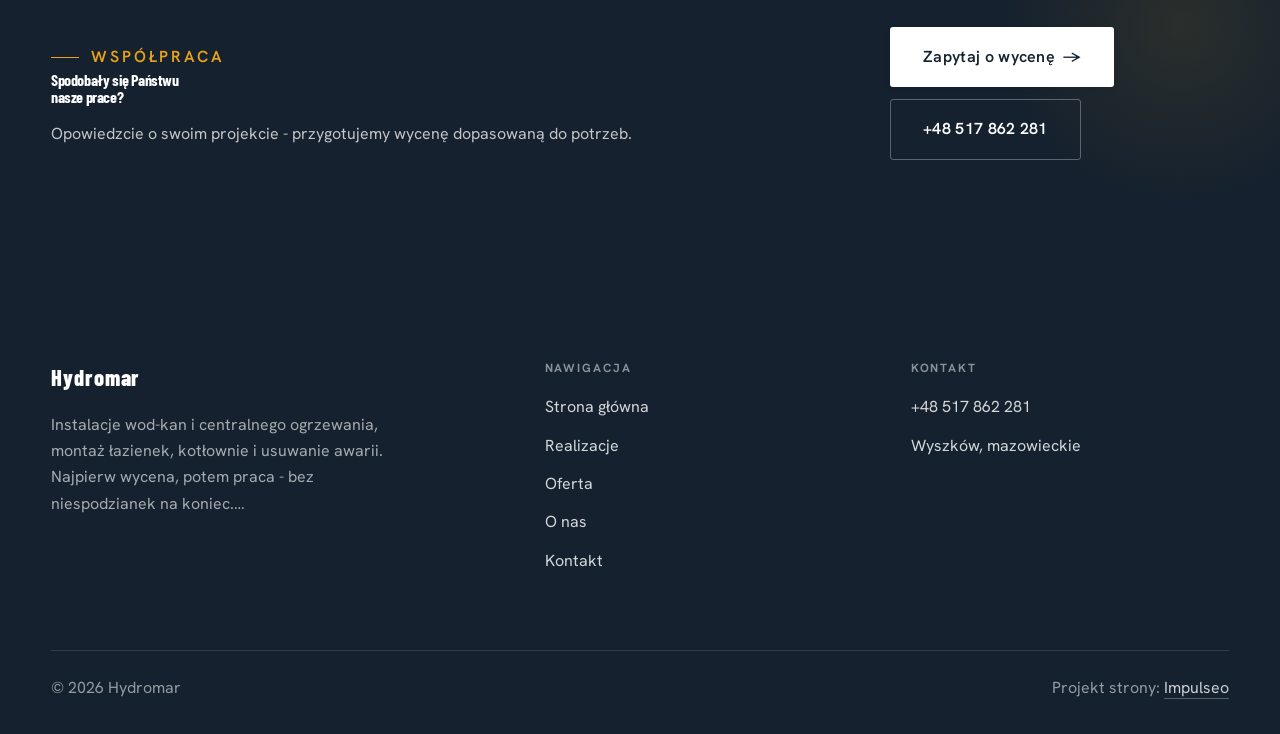
<file: realizacje.html>
<!DOCTYPE html>
<html lang="pl">
<head>
<meta charset="UTF-8">
<meta name="viewport" content="width=device-width, initial-scale=1.0">
<title>Realizacje - Hydromar</title>
<meta name="description" content="Realizacje Hydromar: Instalacja wod-kan, Łazienka pod klucz, Centralne ogrzewanie, Kotłownia, Usuwanie awarii">
<link rel="preconnect" href="https://fonts.googleapis.com">
<link rel="preconnect" href="https://fonts.gstatic.com" crossorigin>
<link href="https://fonts.googleapis.com/css2?family=Barlow+Condensed:wght@500;600;700&family=Hanken+Grotesk:wght@400;500;600&display=swap" rel="stylesheet">
<link rel="stylesheet" href="assets/styles.css">
</head>
<body>

<header class="nav">
  <div class="wrap nav-inner">
    <a class="brand" href="index.html"><span class="name">Hydromar</span><span class="sub">Usługi hydrauliczne</span></a>
    <nav class="nav-links">
      <a href="index.html">Strona główna</a>
      <a href="realizacje.html" class="active">Realizacje</a>
      <a href="oferta.html">Oferta</a>
      <a href="o-nas.html">O nas</a>
      <a href="kontakt.html">Kontakt</a>
      <a href="tel:+48517862281" class="btn btn-accent">Zadzwoń +48 517 862 281</a>
    </nav>
    <button class="nav-toggle" aria-label="Menu"><span></span><span></span><span></span></button>
  </div>
</header>

<section class="pagehead">
  <img src="img/g5.jpg" alt="Hydromar - Nasze prace">
  <div class="wrap">
    <span class="eyebrow">Realizacje</span>
    <h1>Nasze prace</h1>
    <p>Kawałek tego, co robimy na co dzień - od instalacji i łazienek po porządek po pracy.</p>
  </div>
</section>
<section>
  <div class="wrap">
    <div class="gallery">
      <div class="tile t-two3 reveal"><img src="img/g1.jpg" alt="Instalacja wod-kan"><div class="cap">Instalacja wod-kan</div></div>
      <div class="tile t-third reveal"><img src="img/g2.jpg" alt="Łazienka pod klucz"><div class="cap">Łazienka pod klucz</div></div>
      <div class="tile t-third reveal"><img src="img/g3.jpg" alt="Centralne ogrzewanie"><div class="cap">Centralne ogrzewanie</div></div>
      <div class="tile t-third reveal"><img src="img/g4.jpg" alt="Kotłownia"><div class="cap">Kotłownia</div></div>
      <div class="tile t-third reveal"><img src="img/g6.jpg" alt="Usuwanie awarii"><div class="cap">Usuwanie awarii</div></div>
      <div class="tile t-third reveal"><img src="img/about.jpg" alt="Gotowa praca"><div class="cap">Gotowa praca</div></div>
    </div>
    <p class="muted reveal" style="margin-top:var(--space-7);font-size:var(--text-sm);max-width:62ch">Prezentacja poglądowa zakresu prac. Zdjęcia ilustrują charakter realizacji - pełną dokumentację Państwa zlecenia pokażemy po kontakcie.</p>
  </div>
</section>
<section class="cta">
  <div class="wrap">
    <div class="reveal">
      <span class="eyebrow">Współpraca</span>
      <h2>Spodobały się Państwu nasze prace?</h2>
      <p>Opowiedzcie o swoim projekcie - przygotujemy wycenę dopasowaną do potrzeb.</p>
    </div>
    <div class="cta-actions reveal">
      <a href="kontakt.html" class="btn btn-light">Zapytaj o wycenę <span class="arr">→</span></a>
      <a href="tel:+48517862281" class="btn btn-ghost" style="color:#fff;border-color:rgba(255,255,255,.3)">+48 517 862 281</a>
    </div>
  </div>
</section>

<footer>
  <div class="wrap">
    <div class="foot-grid">
      <div class="foot-brand">
        <div class="name">Hydromar</div>
        <p>Instalacje wod-kan i centralnego ogrzewania, montaż łazienek, kotłownie i usuwanie awarii. Najpierw wycena, potem praca - bez niespodzianek na koniec.…</p>
      </div>
      <div class="foot-col">
        <h4>Nawigacja</h4>
        <a href="index.html">Strona główna</a>
        <a href="realizacje.html">Realizacje</a>
        <a href="oferta.html">Oferta</a>
        <a href="o-nas.html">O nas</a>
        <a href="kontakt.html">Kontakt</a>
      </div>
      <div class="foot-col">
        <h4>Kontakt</h4>
        <a href="tel:+48517862281">+48 517 862 281</a>
        <p>Wyszków, mazowieckie</p>
      </div>
    </div>
    <div class="foot-bot">
      <span>© 2026 Hydromar</span>
      <span>Projekt strony: <a class="foot-credit" href="https://impulseo.pl" target="_blank" rel="noopener">Impulseo</a></span>
    </div>
  </div>
</footer>
<div class="sticky-call"><a class="sc-call" href="tel:+48517862281">📞 Zadzwoń</a><a class="sc-quote" href="kontakt.html">Bezpłatna wycena</a></div>

<script src="assets/main.js"></script>
</body>
</html>
</file>
<file: assets/styles.css>
/* ============================================================
   STOLBASZ — premium, architektoniczny B2B fit-out
   Jasna paleta, zero brązu. System wg premium-web-craft.
   Projekt strony: Impulseo (impulseo.pl)
   ============================================================ */

:root{
  /* PALETA — jasna, architektoniczna, chłodna */
  --paper:#F4F6F8;          /* główne tło */
  --paper-2:#E7EBEF;        /* sekcje alternatywne (chłodny jasny szary) */
  --paper-3:#E7EBEF;        /* delikatne wypełnienia */
  --ink:#15212E;            /* tekst główny — chłodny grafit */
  --ink-soft:#243443;       /* nagłówki drugorzędne */
  --muted:#6B7785;          /* tekst poboczny */
  --line:rgba(21,33,46,.12);/* hairline */
  --accent:#E8A317;         /* stonowany petrol-slate — jedyny akcent */
  --accent-d:#C9870C;
  --accent-soft:rgba(232,163,23,.10);
  --dark:#15212E;           /* sekcje ciemne (stopka/CTA) */

  /* ODSTĘPY — skala 4/8 */
  --space-1:4px; --space-2:8px; --space-3:12px; --space-4:16px; --space-5:24px;
  --space-6:32px; --space-7:48px; --space-8:64px; --space-9:96px; --space-10:128px;

  /* TYPOGRAFIA — fluid clamp() */
  --text-sm:clamp(.82rem,.8rem+.1vw,.9rem);
  --text-base:clamp(1rem,.97rem+.15vw,1.1rem);
  --text-lg:clamp(1.12rem,1.05rem+.3vw,1.3rem);
  --text-h3:clamp(1.2rem,1.1rem+.5vw,1.5rem);
  --text-h2:clamp(1.9rem,1.5rem+1.9vw,2.8rem);
  --text-h1:clamp(2.6rem,1.9rem+3.6vw,4.6rem);

  /* PROMIENIE — architektoniczne, raczej ostre */
  --r-sm:3px; --r-md:6px; --r-lg:10px;

  /* RUCH */
  --ease:cubic-bezier(.25,.46,.45,.94); --dur:.24s;

  /* CIENIE — miękkie, warstwowe */
  --sh-sm:0 1px 2px rgba(16,24,32,.04), 0 2px 8px rgba(16,24,32,.05);
  --sh-md:0 2px 6px rgba(16,24,32,.05), 0 12px 28px -8px rgba(16,24,32,.12);
  --sh-lg:0 6px 14px rgba(16,24,32,.07), 0 26px 56px -18px rgba(16,24,32,.22);

  --hairline:1px solid var(--line);

  --font-display:'Barlow Condensed','Hanken Grotesk',sans-serif;
  --font-body:'Hanken Grotesk',sans-serif;
}

*{box-sizing:border-box;margin:0;padding:0}
html{scroll-behavior:smooth}
body{
  font-family:var(--font-body);
  font-size:var(--text-base);
  line-height:1.65;
  color:var(--ink);
  background:var(--paper);
  -webkit-font-smoothing:antialiased;
  text-rendering:optimizeLegibility;
}
img{max-width:100%;display:block}
a{color:inherit;text-decoration:none}

.wrap{width:min(92%,1180px);margin-inline:auto}
section{padding-block:clamp(52px,6.5vw,96px)}

h1,h2,h3{font-family:var(--font-display);font-weight:700;line-height:1.08;letter-spacing:-.02em;color:var(--ink)}
h1{font-size:var(--text-h1);letter-spacing:-.035em}
h2{font-size:var(--text-h2);letter-spacing:-.025em}
h3{font-size:var(--text-h3)}
p{max-width:65ch}

.eyebrow{
  font-family:var(--font-body);
  font-size:var(--text-sm);
  font-weight:600;
  letter-spacing:.18em;
  text-transform:uppercase;
  color:var(--accent);
  display:inline-flex;align-items:center;gap:var(--space-3);
}
.eyebrow::before{content:"";width:28px;height:1px;background:var(--accent);display:inline-block}

.muted{color:var(--muted)}
.lead{font-size:var(--text-lg);line-height:1.55;color:var(--ink-soft);max-width:50ch}

/* ---------- BUTTONS ---------- */
.btn{
  display:inline-flex;align-items:center;gap:var(--space-2);
  font-weight:600;font-size:var(--text-sm);letter-spacing:.02em;
  padding:var(--space-4) var(--space-6);
  border-radius:var(--r-sm);
  transition:transform var(--dur) var(--ease),box-shadow var(--dur) var(--ease),background var(--dur) var(--ease);
  cursor:pointer;border:1px solid transparent;
}
.btn-accent{background:var(--accent);color:#fff;box-shadow:var(--sh-sm)}
.btn-accent:hover{background:var(--accent-d);transform:translateY(-2px);box-shadow:var(--sh-md)}
.btn-accent:active{transform:translateY(0);box-shadow:var(--sh-sm)}
.btn-ghost{background:transparent;color:var(--ink);border-color:var(--line)}
.btn-ghost:hover{border-color:var(--accent);color:var(--accent);transform:translateY(-2px)}
.btn-light{background:#fff;color:var(--ink);box-shadow:var(--sh-sm)}
.btn-light:hover{transform:translateY(-2px);box-shadow:var(--sh-md)}
.btn .arr{transition:transform var(--dur) var(--ease)}
.btn:hover .arr{transform:translateX(4px)}

/* ---------- NAV ---------- */
.nav{
  position:sticky;top:0;z-index:50;
  background:color-mix(in srgb,var(--paper) 88%,transparent);
  backdrop-filter:saturate(140%) blur(10px);
  border-bottom:var(--hairline);
}
.nav-inner{display:flex;align-items:center;justify-content:space-between;height:72px}
.brand{display:flex;flex-direction:column;line-height:1}
.brand .name{font-family:var(--font-display);font-weight:800;font-size:1.35rem;letter-spacing:.04em}
.brand .sub{font-size:.62rem;letter-spacing:.34em;text-transform:uppercase;color:var(--muted);margin-top:5px}
.nav-links{display:flex;align-items:center;gap:var(--space-6)}
.nav-links a{font-size:var(--text-sm);font-weight:500;color:var(--ink-soft);position:relative;padding-block:4px;transition:color var(--dur) var(--ease)}
.nav-links a::after{content:"";position:absolute;left:0;bottom:0;width:0;height:1.5px;background:var(--accent);transition:width var(--dur) var(--ease)}
.nav-links a:hover,.nav-links a.active{color:var(--ink)}
.nav-links a:hover::after,.nav-links a.active::after{width:100%}
.nav-links .btn{padding:var(--space-2) var(--space-5)}
/* przyciski w nav: właściwy kolor (przebij .nav-links a) + bez podkreślenia */
.nav-links a.btn-accent{color:#fff}
.nav-links a.btn-ghost,.nav-links a.btn-light{color:var(--ink)}
.nav-links a.btn::after{display:none}
.nav-toggle{display:none;background:none;border:none;cursor:pointer;flex-direction:column;gap:5px;padding:8px}
.nav-toggle span{width:24px;height:2px;background:var(--ink);transition:var(--dur)}

/* ---------- HERO (split) ---------- */
.hero{position:relative;overflow:hidden;border-bottom:var(--hairline)}
.hero-grid{display:grid;grid-template-columns:1.05fr .95fr;gap:clamp(24px,4vw,60px);align-items:center;
  padding-block:clamp(36px,4.5vw,64px)}
.hero-copy .eyebrow{margin-bottom:var(--space-5)}
.hero-copy h1{margin-bottom:var(--space-5)}
.hero-copy .lead{margin-bottom:var(--space-7)}
.hero-actions{display:flex;flex-wrap:wrap;gap:var(--space-4)}
.hero-art{position:relative;aspect-ratio:4/3;border-radius:var(--r-lg);overflow:hidden;box-shadow:var(--sh-lg)}
.hero-art img{width:100%;height:100%;object-fit:cover}
.hero-art::after{content:"";position:absolute;inset:0;background:linear-gradient(180deg,transparent 55%,rgba(18,24,28,.28))}
.hero-badge{position:absolute;left:var(--space-5);bottom:var(--space-5);z-index:2;
  background:rgba(252,252,251,.94);backdrop-filter:blur(4px);
  border-radius:var(--r-md);padding:var(--space-4) var(--space-5);box-shadow:var(--sh-md);max-width:78%}
.hero-badge strong{display:block;font-family:var(--font-display);font-size:1rem;letter-spacing:-.01em}
.hero-badge span{font-size:var(--text-sm);color:var(--muted)}

/* ---------- HERO duży / kinowy (strona główna) ---------- */
.hero-cine{position:relative;min-height:clamp(560px,82vh,840px);min-height:clamp(560px,82svh,840px);display:flex;align-items:center;overflow:hidden;border-bottom:var(--hairline)}
.hero-cine>img{position:absolute;inset:0;width:100%;height:100%;object-fit:cover;z-index:0}
.hero-cine::after{content:"";position:absolute;inset:0;z-index:1;
  background:linear-gradient(95deg,rgba(13,18,23,.86) 0%,rgba(13,18,23,.64) 32%,rgba(13,18,23,.24) 62%,rgba(13,18,23,.04) 100%)}
.hero-cine .wrap{position:relative;z-index:2;padding-block:var(--space-8)}
.hero-cine .hero-copy{max-width:660px}
.hero-cine .eyebrow{color:#fff;margin-bottom:var(--space-5)}
.hero-cine .eyebrow::before{background:#fff}
.hero-cine h1{color:#fff;margin-bottom:var(--space-5);font-size:clamp(2.9rem,2rem+4.4vw,5.2rem)}
.hero-cine .lead{color:rgba(255,255,255,.92);max-width:48ch;margin-bottom:var(--space-7)}
.hero-cine .hero-actions{display:flex;flex-wrap:wrap;gap:var(--space-4)}
@media(max-width:680px){
  .hero-cine{min-height:clamp(520px,76vh,640px);min-height:clamp(520px,76svh,640px);align-items:flex-end}
  .hero-cine::after{background:linear-gradient(0deg,rgba(13,18,23,.9) 6%,rgba(13,18,23,.45) 55%,rgba(13,18,23,.25) 100%)}
  .hero-cine .wrap{padding-bottom:var(--space-9)}
}

/* full-bleed hero variant (podstrony) */
.pagehead{position:relative;min-height:46vh;min-height:46svh;display:flex;align-items:flex-end;overflow:hidden;border-bottom:var(--hairline)}
.pagehead img{position:absolute;inset:0;width:100%;height:100%;object-fit:cover}
.pagehead::after{content:"";position:absolute;inset:0;background:linear-gradient(180deg,rgba(18,24,28,.25),rgba(18,24,28,.62))}
.pagehead .wrap{position:relative;z-index:2;padding-block:var(--space-9);color:#fff}
.pagehead h1{color:#fff;max-width:18ch}
.pagehead .eyebrow{color:#fff}
.pagehead .eyebrow::before{background:#fff}
.pagehead p{color:rgba(255,255,255,.86);margin-top:var(--space-4);max-width:54ch}

/* ---------- STRIP (pasek skrótów / liczby) ---------- */
.strip{background:var(--dark);color:#fff}
.strip .wrap{display:grid;grid-template-columns:repeat(4,1fr);gap:var(--space-6);padding-block:var(--space-8)}
.strip .item .k{font-family:var(--font-display);font-size:clamp(1.6rem,1.2rem+1.4vw,2.4rem);font-weight:800;letter-spacing:-.02em;color:#fff}
.strip .item .v{font-size:var(--text-sm);color:rgba(255,255,255,.66);margin-top:var(--space-2);line-height:1.45}
.strip .item{border-left:2px solid var(--accent);padding-left:var(--space-5)}

/* ---------- SECTION HEAD ---------- */
.head{max-width:48rem;margin-bottom:var(--space-8)}
.head.center{margin-inline:auto;text-align:center}
.head .eyebrow{margin-bottom:var(--space-4)}
.head h2{margin-bottom:var(--space-4)}
.head p{color:var(--muted);font-size:var(--text-lg);line-height:1.55}
.head.center p{margin-inline:auto}

/* ---------- INTRO SPLIT ---------- */
.split{display:grid;grid-template-columns:.92fr 1.08fr;gap:clamp(28px,5vw,80px);align-items:center}
.split.rev{grid-template-columns:1.08fr .92fr}
.split.rev .split-art{order:-1}
.split-art{position:relative;aspect-ratio:5/4;border-radius:var(--r-lg);overflow:hidden;box-shadow:var(--sh-lg)}
.split-art img{width:100%;height:100%;object-fit:cover}
.split-copy h2{margin-bottom:var(--space-5)}
.split-copy p+p{margin-top:var(--space-4)}
.split-copy .btn{margin-top:var(--space-6)}

/* ---------- SERVICES (zakres) ---------- */
.svc-grid{display:grid;grid-template-columns:repeat(auto-fit,minmax(280px,1fr));gap:var(--space-5)}
.svc{background:#fff;border:var(--hairline);border-radius:var(--r-md);padding:var(--space-7) var(--space-6);
  transition:transform var(--dur) var(--ease),box-shadow var(--dur) var(--ease),border-color var(--dur) var(--ease);
  position:relative;overflow:hidden}
.svc::before{content:"";position:absolute;left:0;top:0;width:3px;height:0;background:var(--accent);transition:height var(--dur) var(--ease)}
.svc:hover{transform:translateY(-4px);box-shadow:var(--sh-md);border-color:transparent}
.svc:hover::before{height:100%}
.svc .ic{font-family:var(--font-display);font-size:.8rem;font-weight:700;letter-spacing:.12em;color:var(--accent);margin-bottom:var(--space-4)}
.svc h3{margin-bottom:var(--space-3);font-size:1.22rem}
.svc p{color:var(--muted);font-size:var(--text-base);line-height:1.6}

/* big detailed service rows */
.svc-row{display:grid;grid-template-columns:.8fr 1.2fr;gap:clamp(20px,4vw,60px);align-items:center;padding-block:var(--space-8)}
.svc-row+.svc-row{border-top:var(--hairline)}
.svc-row.rev{grid-template-columns:1.2fr .8fr}
.svc-row.rev .svc-row-art{order:-1}
.svc-row-art{aspect-ratio:4/3;border-radius:var(--r-md);overflow:hidden;box-shadow:var(--sh-md)}
.svc-row-art img{width:100%;height:100%;object-fit:cover}
.svc-row h3{font-size:1.5rem;margin-bottom:var(--space-4)}
.svc-row .num{font-family:var(--font-display);font-size:.85rem;font-weight:700;letter-spacing:.14em;color:var(--accent);display:block;margin-bottom:var(--space-3)}
.svc-row ul{list-style:none;margin-top:var(--space-4);display:flex;flex-direction:column;gap:var(--space-2)}
.svc-row li{position:relative;padding-left:var(--space-5);color:var(--muted);font-size:var(--text-base)}
.svc-row li::before{content:"";position:absolute;left:0;top:.62em;width:8px;height:1px;background:var(--accent)}

/* ---------- GALLERY (realizacje) ---------- */
.gallery{display:grid;grid-template-columns:repeat(12,1fr);gap:var(--space-4);grid-auto-rows:200px}
.tile{position:relative;overflow:hidden;border-radius:var(--r-md);box-shadow:var(--sh-sm);
  transition:transform var(--dur) var(--ease),box-shadow var(--dur) var(--ease)}
.tile img{width:100%;height:100%;object-fit:cover;transition:transform .6s var(--ease)}
.tile:hover{box-shadow:var(--sh-md)}
.tile:hover img{transform:scale(1.05)}
.tile .cap{position:absolute;left:0;right:0;bottom:0;padding:var(--space-5) var(--space-4) var(--space-4);
  background:linear-gradient(transparent,rgba(18,24,28,.78));color:#fff;
  font-size:var(--text-sm);font-weight:600;letter-spacing:.01em;
  opacity:0;transform:translateY(8px);transition:var(--dur) var(--ease)}
.tile:hover .cap{opacity:1;transform:translateY(0)}
.tile .cap small{display:block;font-weight:400;opacity:.78;letter-spacing:.04em;text-transform:uppercase;font-size:.66rem;margin-top:3px}
/* bento spans */
.t-wide{grid-column:span 6}
.t-tall{grid-column:span 6;grid-row:span 2}
.t-std{grid-column:span 6}
.t-third{grid-column:span 4}
.t-two3{grid-column:span 8}

/* ---------- TRUST / WIARYGODNOŚĆ ---------- */
.trust{background:var(--paper-2)}
.trust-grid{display:grid;grid-template-columns:repeat(auto-fit,minmax(240px,1fr));gap:var(--space-5);margin-top:var(--space-7)}
.trust-card{background:#fff;border-radius:var(--r-md);padding:var(--space-7) var(--space-6);box-shadow:var(--sh-sm);border-top:3px solid var(--accent)}
.trust-card .big{font-family:var(--font-display);font-size:clamp(1.8rem,1.3rem+1.6vw,2.6rem);font-weight:800;letter-spacing:-.02em;color:var(--ink);line-height:1}
.trust-card h3{font-size:1.12rem;margin:var(--space-3) 0 var(--space-2)}
.trust-card p{color:var(--muted);font-size:var(--text-base);line-height:1.55}

/* ---------- CTA band ---------- */
.cta{background:var(--dark);color:#fff;position:relative;overflow:hidden}
.cta .wrap{display:grid;grid-template-columns:1.4fr .6fr;gap:var(--space-7);align-items:center;position:relative;z-index:2}
.cta h2{color:#fff;max-width:20ch}
.cta p{color:rgba(255,255,255,.74);margin-top:var(--space-4)}
.cta-actions{display:flex;flex-direction:column;gap:var(--space-3);align-items:flex-start}
.cta::before{content:"";position:absolute;right:-80px;top:-80px;width:360px;height:360px;border-radius:50%;
  background:radial-gradient(circle,var(--accent-soft),transparent 70%)}

/* ---------- CONTACT ---------- */
.contact-grid{display:grid;grid-template-columns:.85fr 1.15fr;gap:clamp(28px,4vw,56px);align-items:start}
.info-list{display:flex;flex-direction:column;gap:var(--space-2)}
.info-row{display:flex;gap:var(--space-4);align-items:flex-start;padding-block:var(--space-4);border-bottom:var(--hairline)}
.info-row .ic{flex:none;width:42px;height:42px;display:grid;place-items:center;border-radius:50%;
  background:var(--accent-soft);color:var(--accent);font-size:1.05rem}
.info-row .lbl{font-size:.72rem;letter-spacing:.14em;text-transform:uppercase;color:var(--muted)}
.info-row .val{font-weight:600;font-size:var(--text-base);margin-top:2px}
.info-row a.val:hover{color:var(--accent)}
.map{border:none;border-radius:var(--r-lg);box-shadow:var(--sh-md);width:100%;height:100%;min-height:380px;filter:grayscale(.2) contrast(1.02)}
.form{background:#fff;border:var(--hairline);border-radius:var(--r-lg);padding:clamp(24px,3vw,40px);box-shadow:var(--sh-sm)}
.form .fld{margin-bottom:var(--space-5)}
.form label{display:block;font-size:var(--text-sm);font-weight:600;margin-bottom:var(--space-2)}
.form input,.form textarea{width:100%;font-family:inherit;font-size:var(--text-base);color:var(--ink);
  padding:var(--space-4);border:var(--hairline);border-radius:var(--r-sm);background:var(--paper);transition:border-color var(--dur)}
.form input:focus,.form textarea:focus{outline:none;border-color:var(--accent);background:#fff}
.form textarea{resize:vertical;min-height:120px}
.form .note{font-size:var(--text-sm);color:var(--muted);margin-top:var(--space-3)}

/* ---------- FOOTER ---------- */
footer{background:var(--dark);color:#fff;padding-block:var(--space-9) var(--space-6)}
.foot-grid{display:grid;grid-template-columns:1.4fr 1fr 1fr;gap:var(--space-7);margin-bottom:var(--space-8)}
.foot-brand .name{font-family:var(--font-display);font-weight:800;font-size:1.4rem;letter-spacing:.04em}
.foot-brand p{color:rgba(255,255,255,.62);margin-top:var(--space-4);font-size:var(--text-base);max-width:38ch}
.foot-col h4{font-size:.74rem;letter-spacing:.16em;text-transform:uppercase;color:rgba(255,255,255,.5);margin-bottom:var(--space-4)}
.foot-col a,.foot-col p{display:block;color:rgba(255,255,255,.82);font-size:var(--text-base);margin-bottom:var(--space-3)}
.foot-col a:hover{color:#fff}
.foot-bot{border-top:1px solid rgba(255,255,255,.12);padding-top:var(--space-5);display:flex;justify-content:space-between;flex-wrap:wrap;gap:var(--space-3);
  font-size:var(--text-sm);color:rgba(255,255,255,.55)}
.foot-bot a:hover{color:#fff}

/* ---------- REVEAL ---------- */
.reveal{opacity:0;transform:translateY(22px);transition:opacity .6s var(--ease),transform .6s var(--ease)}
.reveal.in{opacity:1;transform:none}

/* ---------- RESPONSIVE ---------- */
@media(max-width:920px){
  .hero-grid,.split,.split.rev,.svc-row,.svc-row.rev,.cta .wrap,.contact-grid,.foot-grid{grid-template-columns:1fr}
  .split.rev .split-art,.svc-row.rev .svc-row-art{order:0}
  .hero-art{aspect-ratio:16/10;max-height:420px}
  .strip .wrap{grid-template-columns:repeat(2,1fr);gap:var(--space-7)}
  .gallery{grid-auto-rows:180px}
  .t-wide,.t-tall,.t-std,.t-third,.t-two3{grid-column:span 6}
  .t-tall{grid-row:span 1}
  .cta-actions{flex-direction:row;flex-wrap:wrap}
  .foot-grid{gap:var(--space-6)}
}
@media(max-width:680px){
  .nav-links{position:fixed;inset:72px 0 auto 0;background:var(--paper);flex-direction:column;align-items:stretch;
    gap:0;padding:var(--space-4) 6%;border-bottom:var(--hairline);box-shadow:var(--sh-md);
    transform:translateY(-120%);transition:transform var(--dur) var(--ease)}
  .nav-links.open{transform:translateY(0)}
  .nav-links a{padding-block:var(--space-4);border-bottom:var(--hairline)}
  .nav-links .btn{margin-top:var(--space-3);justify-content:center}
  .nav-toggle{display:flex}
  .strip .wrap{grid-template-columns:1fr}
  .gallery{grid-template-columns:repeat(6,1fr)}
  .foot-grid{grid-template-columns:1fr}
}
@media(prefers-reduced-motion:reduce){
  *{animation-duration:.01ms!important;transition:none!important}
  .reveal{opacity:1!important;transform:none!important}
  html{scroll-behavior:auto}
}

/* ============================================================
   PREMIUM LAYER — destylat deep-researchu branż (anty-AI, spokój).
   Zmienne STOLBASZ (--accent/--ink/--paper/--line/--dark). Ruch ledwo
   zauważalny, krzywa cubic-bezier(.16,.84,.44,1); prefers-reduced-motion
   pokryte blanketem wyżej. Karty hairline zamiast cieni = #1 sygnał „nie-AI".
   ============================================================ */

/* więcej oddechu między sekcjami (liderzy: 110-130px) */
section{padding-block:clamp(64px,8vw,128px)}

/* 1) Aksamitny reveal — dłuższa, miękka krzywa zamiast „skoku" */
.reveal{transition:opacity .9s cubic-bezier(.16,.84,.44,1),transform .9s cubic-bezier(.16,.84,.44,1);will-change:opacity,transform}
/* stagger TYLKO w galerii (tam pozycja = porządek dzieci) */
.gallery .reveal:nth-child(2){transition-delay:.07s}
.gallery .reveal:nth-child(3){transition-delay:.14s}
.gallery .reveal:nth-child(4){transition-delay:.21s}
.gallery .reveal:nth-child(5){transition-delay:.28s}
.gallery .reveal:nth-child(6){transition-delay:.35s}

/* 2) Hero — Ken Burns POPRAWNY (czysty powolny zoom od środka, BEZ translateY).
   Historia 26.06: stary wariant miał translateY(-1.2%) → widoczny dryf GÓRA-DÓŁ
   = skarga „hero lata/rusza się". Poprawny KB (jak działające gastro/studio):
   sam scale, transform-origin center, wolno, desktop-only, respektuje reduced-motion.
   ZASADA: Ken Burns = TYLKO scale (zoom). Nigdy translateY/translateX w pętli hero. */
@keyframes heroBreath{from{transform:scale(1.05)}to{transform:scale(1.12)}}
@media(min-width:900px){
  .hero-cine>img{transform-origin:center;will-change:transform;backface-visibility:hidden;
    animation:heroBreath 30s ease-out infinite alternate}
}

/* 3) Akcentowy hairline pod nagłówkiem sekcji, który „rysuje się" przy wejściu */
.head h2{position:relative;padding-bottom:18px}
.head h2::after{content:"";position:absolute;left:0;bottom:0;height:1px;width:0;background:var(--accent);transition:width 1s cubic-bezier(.16,.84,.44,1) .15s}
.head.center h2::after{left:50%;transform:translateX(-50%)}
.head.reveal.in h2::after,.head.center.reveal.in h2::after{width:54px}

/* 4) Karty HAIRLINE zamiast cieni/zaokrągleń (najmocniejszy anty-AI detal) */
.svc{background:transparent;border:1px solid var(--line);border-radius:var(--r-sm);box-shadow:none}
.svc:hover{box-shadow:none;border-color:var(--accent);transform:translateY(-3px)}
.trust-card{background:transparent;box-shadow:none;border:1px solid var(--line);border-top:2px solid var(--accent);border-radius:var(--r-sm)}
.tile{box-shadow:none;border-radius:var(--r-sm)}
.tile:hover{box-shadow:none}

/* 5) Sticky-nav kondensuje się po przewinięciu (sygnał dopracowania) */
.nav{transition:box-shadow .4s ease,background .4s ease}
.nav.is-stuck{box-shadow:0 1px 0 var(--line),0 14px 30px -24px rgba(0,0,0,.45)}
.nav-inner{transition:height .35s var(--ease)}
.nav.is-stuck .nav-inner{height:60px}

/* 6) MANIFESTO — pełnoekranowy cytat-bohater (zastępuje generyczne „Dlaczego my") */
.manifesto{background:var(--paper-2);text-align:center}
.manifesto .wrap{max-width:60rem}
.manifesto p{font-family:var(--font-display);font-style:italic;font-size:clamp(1.6rem,1rem+2.4vw,2.8rem);line-height:1.32;color:var(--ink-soft);margin-inline:auto;max-width:26ch;position:relative;padding-top:var(--space-8)}
.manifesto p::before{content:"";position:absolute;top:0;left:50%;transform:translateX(-50%);width:54px;height:1px;background:var(--accent)}
.manifesto p span{color:var(--accent);font-style:italic}

/* 7) GATEWAYS — 3 duże bramy-zdjęcia (zamiast paska menu usług) */
.gateways{display:grid;grid-template-columns:repeat(3,1fr);gap:var(--space-4)}
.gateway{position:relative;aspect-ratio:3/4;overflow:hidden;border-radius:var(--r-sm);display:block}
.gateway img{width:100%;height:100%;object-fit:cover;transition:transform .8s var(--ease),filter .5s var(--ease)}
.gateway::after{content:"";position:absolute;inset:0;background:linear-gradient(180deg,transparent 38%,rgba(18,24,28,.74))}
.gateway:hover img{transform:scale(1.05);filter:brightness(1.05)}
.gateway .g-ttl{position:absolute;left:0;right:0;bottom:0;z-index:2;padding:var(--space-6) var(--space-5);color:#fff;font-family:var(--font-display);font-size:1.45rem;letter-spacing:-.01em;line-height:1.15}
.gateway .g-ttl small{display:block;font-family:var(--font-body);font-size:var(--text-sm);font-weight:400;opacity:.82;letter-spacing:.03em;margin-top:5px}
@media(max-width:760px){.gateways{grid-template-columns:1fr}.gateway{aspect-ratio:16/10}}

/* 8) LOGO klienta w nagłówku (gdy podane --logo) */
.brand-logo{height:40px;width:auto;max-width:220px;object-fit:contain;display:block}
.nav.is-stuck .brand-logo{height:34px}
@media(max-width:680px){.brand-logo{height:32px}}

/* === rodzina: fachowcy === */
/* ============================================================
   RODZINA: FACHOWCY (hydraulik/elektryk/remont/brukarstwo/ogrodzenia)
   Doklejane NA WIERZCH base.css. Dziedziczy paletę/fonty skórki (trade/elektryk).
   Filozofia: telefon-bohater + zaufanie + „bezpłatna wycena". Spokój, nie krzyk.
   (count-up i podwójny iframe mapy świadomie pominięte - krytyka blueprintu.)
   ============================================================ */

/* --- PROCES - oś „jak pracujemy" (podpis rodziny, czego nie ma w meblach) --- */
.proces{background:var(--paper-2)}
.proces-line{list-style:none;display:grid;grid-template-columns:repeat(4,1fr);gap:var(--space-5);position:relative;margin:0;padding:0}
.proces-line li{position:relative;padding-top:var(--space-7)}
.proces-line li::before{content:"";position:absolute;top:14px;left:0;right:0;height:1px;background:var(--line)}
.proces-line li:last-child::before{right:50%}
.proces-line li:first-child::before{left:50%}
.proces-line li::after{content:"";position:absolute;top:9px;left:calc(50% - 6px);width:11px;height:11px;border-radius:50%;background:var(--accent);box-shadow:0 0 0 4px var(--paper-2)}
.proces-line .pno{font-family:var(--font-display);font-weight:800;font-size:1.5rem;color:var(--accent);letter-spacing:-.02em;display:block;margin-bottom:var(--space-3);text-align:center}
.proces-line h3{font-size:1.1rem;margin-bottom:var(--space-2);text-align:center}
.proces-line p{color:var(--muted);font-size:var(--text-sm);line-height:1.5;text-align:center;max-width:26ch;margin-inline:auto}
@media(max-width:820px){
  .proces-line{grid-template-columns:1fr;gap:0}
  .proces-line li{padding:var(--space-5) 0 var(--space-5) var(--space-7)}
  .proces-line li::before{left:5px;right:auto;top:0;bottom:0;width:1px;height:auto}
  .proces-line li:first-child::before,.proces-line li:last-child::before{left:5px;right:auto}
  .proces-line li::after{top:var(--space-6);left:0}
  .proces-line .pno,.proces-line h3,.proces-line p{text-align:left;margin-inline:0}
}

/* --- OBSZAR DZIAŁANIA - lokalność (chipy z REALNEGO miasta, bez drugiego iframe) --- */
.obszar .head{text-align:center;margin-inline:auto}
.obszar .head .eyebrow{justify-content:center}
.obszar-list{list-style:none;display:flex;flex-wrap:wrap;justify-content:center;gap:var(--space-3);margin:0;padding:0;max-width:60rem;margin-inline:auto}
.obszar-list li{border:1px solid var(--line);border-radius:999px;padding:var(--space-2) var(--space-5);
  font-size:var(--text-sm);font-weight:600;color:var(--ink-soft);transition:border-color .24s var(--ease),color .24s var(--ease)}
.obszar-list li:hover{border-color:var(--accent);color:var(--accent)}
.obszar-list li.is-home{background:var(--accent);border-color:var(--accent);color:#fff}

/* --- STICKY-CALL - dolny pasek mobile (najważniejszy konwerter tej rodziny) --- */
.sticky-call{display:none}
@media(max-width:820px){
  .sticky-call{display:grid;grid-template-columns:1fr 1fr;gap:1px;position:fixed;left:0;right:0;bottom:0;z-index:90;
    background:var(--line);box-shadow:0 -6px 20px -10px rgba(0,0,0,.4)}
  .sticky-call a{padding:15px 8px;text-align:center;font-weight:700;font-size:.95rem;letter-spacing:.01em}
  .sc-call{background:var(--accent);color:#fff}
  .sc-quote{background:var(--paper);color:var(--ink)}
  body{padding-bottom:56px}
}

/* --- Telefon w nagłówku trochę mocniejszy (CTA „Zadzwoń”) --- */
.nav-links a.btn-accent .nav-tel{font-variant-numeric:tabular-nums}

/* --- Blok „Awaria? Dzwoń” (opcjonalny, hydraulik/elektryk) --- */
.awaria{background:var(--dark);color:#fff}
.awaria .wrap{display:flex;flex-wrap:wrap;align-items:center;justify-content:space-between;gap:var(--space-5);padding-block:var(--space-7)}
.awaria h3{color:#fff;font-size:clamp(1.3rem,1rem+1.2vw,1.8rem)}
.awaria p{color:rgba(255,255,255,.72);margin-top:var(--space-2)}
.awaria .btn-accent{white-space:nowrap}

/* === HERO-FIT (29.07.2026) — hero DOPASOWUJE SIĘ do wysokości okna =========================
   Zgłoszenie K. 29.07: na jego laptopie przyciski CTA w hero były ucięte dolną krawędzią
   (Modern House). Pomiar headless (1512x879 → realny widok 792 px): dolna krawędź CTA
   wypadała 123 px POD ekranem. Nawet przy maksymalnym oknie (982) było -20 px.

   DLACZEGO POPRZEDNI FIX NIE DZIAŁAŁ: 27.07 dołożyliśmy @media(max-height:820px) — próg.
   Widok K. ma ~792-895 px, czyli TUŻ NAD progiem → reguła w ogóle się nie włączała.
   Progi są kruche: każdy inny laptop/dok/pasek zakładek przesuwa granicę.

   ROZWIĄZANIE: zero progów. Każdy rozmiar, który decyduje o wysokości hero (typografia,
   odstępy, padding), dostaje `min(dotychczasowa-wartość, X svh)` — czyli na wysokim ekranie
   nic się nie zmienia, a im niższe okno, tym płynniej mniejsze. Treści NIE ucinamy.

   Doklejane na SAM KONIEC styles.css (po motion) → wygrywa kaskadę, nie rusza reguł w miejscu.
   Weryfikacja: tools-retrofit/measure_fold.py (mierzy zapas pod CTA dla 720/800/879/982). */

/* ---------- HERO KINOWY (strona główna, rodziny „editorial") ---------- */
.hero-cine .wrap{padding-block:min(var(--space-8),4svh)}
.hero-cine .eyebrow{margin-bottom:min(var(--space-5),2svh)}
.hero-cine h1{font-size:min(clamp(2.9rem,2rem + 4.4vw,5.2rem),7.6svh);
  margin-bottom:min(var(--space-5),2.4svh)}
.hero-cine .lead{font-size:min(1.125rem,2.3svh);line-height:1.55;
  margin-bottom:min(var(--space-7),3.2svh)}

/* ---------- HERO FACHOWCY — wariant A (pełny ekran) ---------- */
.hf-panel{padding-top:min(clamp(6.5rem,13vh,9rem),11svh);
  padding-bottom:min(clamp(2.6rem,6vh,3.6rem),4svh)}
.hf-title{font-size:min(clamp(2.3rem,1.6rem + 3.2vw,4.3rem),7svh);
  margin-top:min(var(--space-4),1.8svh);margin-bottom:min(var(--space-4),1.8svh)}
.hf-lead{font-size:min(1.18rem,2.3svh);line-height:1.5}
.hf-phone{margin-top:min(var(--space-6),2.8svh);margin-bottom:min(var(--space-5),2.2svh)}
.hf-phone-num{font-size:min(clamp(2rem,1.5rem + 2.4vw,3.05rem),5.2svh)}
.hf-trust{margin-top:min(var(--space-6),2.6svh);padding-top:min(var(--space-4),1.6svh)}

/* Telefon: tam liczy się czytelność, nie upychanie — skalowanie wysokością wyłączone,
   bo przy 844 px wysokości ekranu svh-limity zaczęłyby zmniejszać tekst bez potrzeby. */
@media(max-width:680px){
  .hero-cine h1{font-size:clamp(1.9rem,1.15rem + 4.4vw,2.7rem)}
  .hero-cine .lead{font-size:.98rem}
  .hf-title{font-size:clamp(2.1rem,1.6rem + 3.2vw,3rem)}
  .hf-lead{font-size:1rem}
  .hf-phone-num{font-size:clamp(1.9rem,1.5rem + 2.4vw,2.5rem)}
}
/* === /HERO-FIT === */


/* ====== IMPULSEO-FIX-20260731 ======================================================
   1) PODPIS w stopce jest teraz linkiem do impulseo.pl - ma być widocznie klikalny.
   2) ŻYWY NAGŁÓWEK: warstwa przenikających kadrów (.mt-hero-layer) miała z-index:1, więc
      lądowała NAD przyciemnieniem hero, a w rodzinie „fachowcy" nawet nad panelem z tekstem
      (.hf-panel nie miał własnego z-index). Efekt: przy zmianie zdjęcia napis znikał i wracał.
      Teraz warstwa idzie tam, gdzie zdjęcie tła (z-index:-2), a treść nagłówka dostaje twardy
      z-index:3. Zmieniają się WYŁĄCZNIE zdjęcia w tle - napis stoi nieruchomo.
      (hero-cine celowo pominięte: tam img ma z-index:0 i układ był poprawny.) */
.foot-bot a.foot-credit{color:rgba(255,255,255,.78);text-decoration:none;border-bottom:1px solid rgba(255,255,255,.28)}
.foot-bot a.foot-credit:hover{color:#fff;border-bottom-color:#fff}
.hero-fach > img.mt-hero-layer,.hero-gastro > img.mt-hero-layer,.hero-auto > img.mt-hero-layer,
.hero-dom > img.mt-hero-layer,.hero-studio > img.mt-hero-layer{z-index:-2}
.hf-panel,.hf-inner,.hd-panel,.hk-panel,.ha-inner,.hs-inner,.hg-inner{position:relative;z-index:3}
/* ====== koniec IMPULSEO-FIX-20260731 ====== */
</file>
